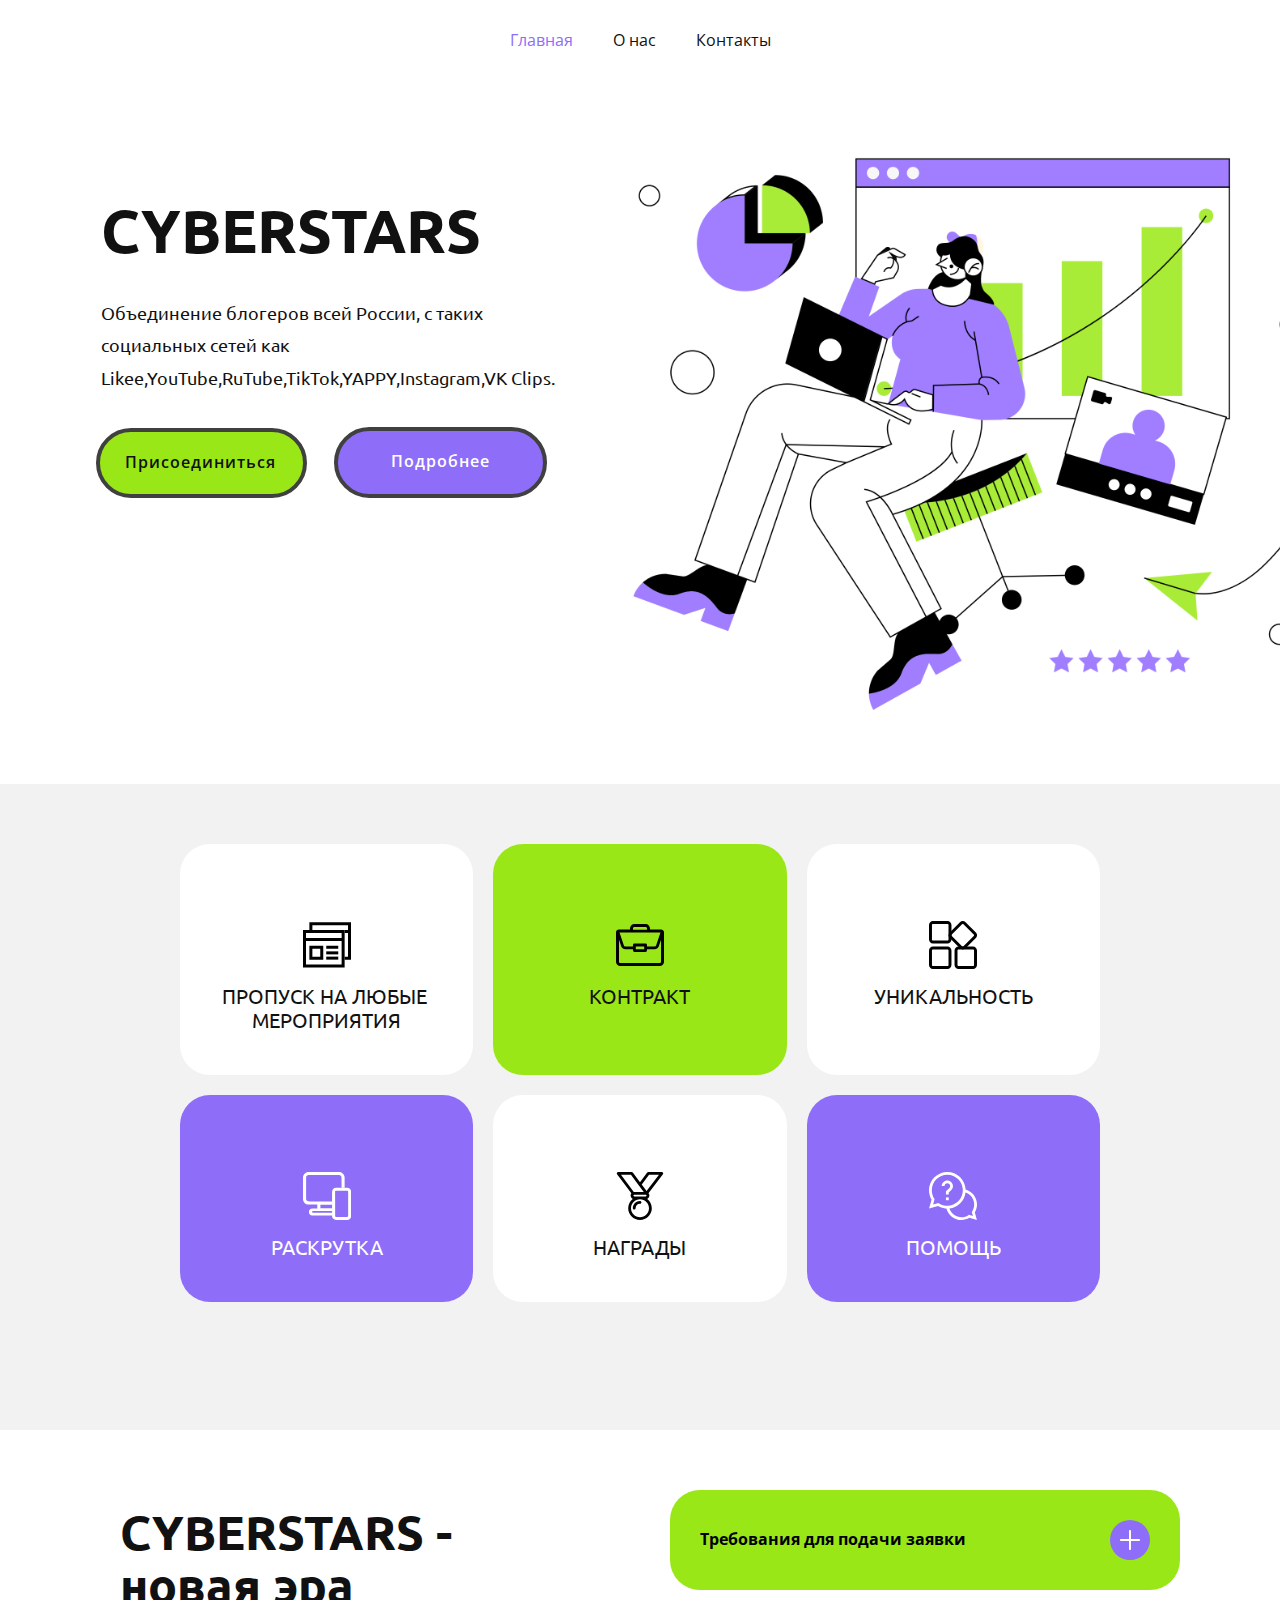
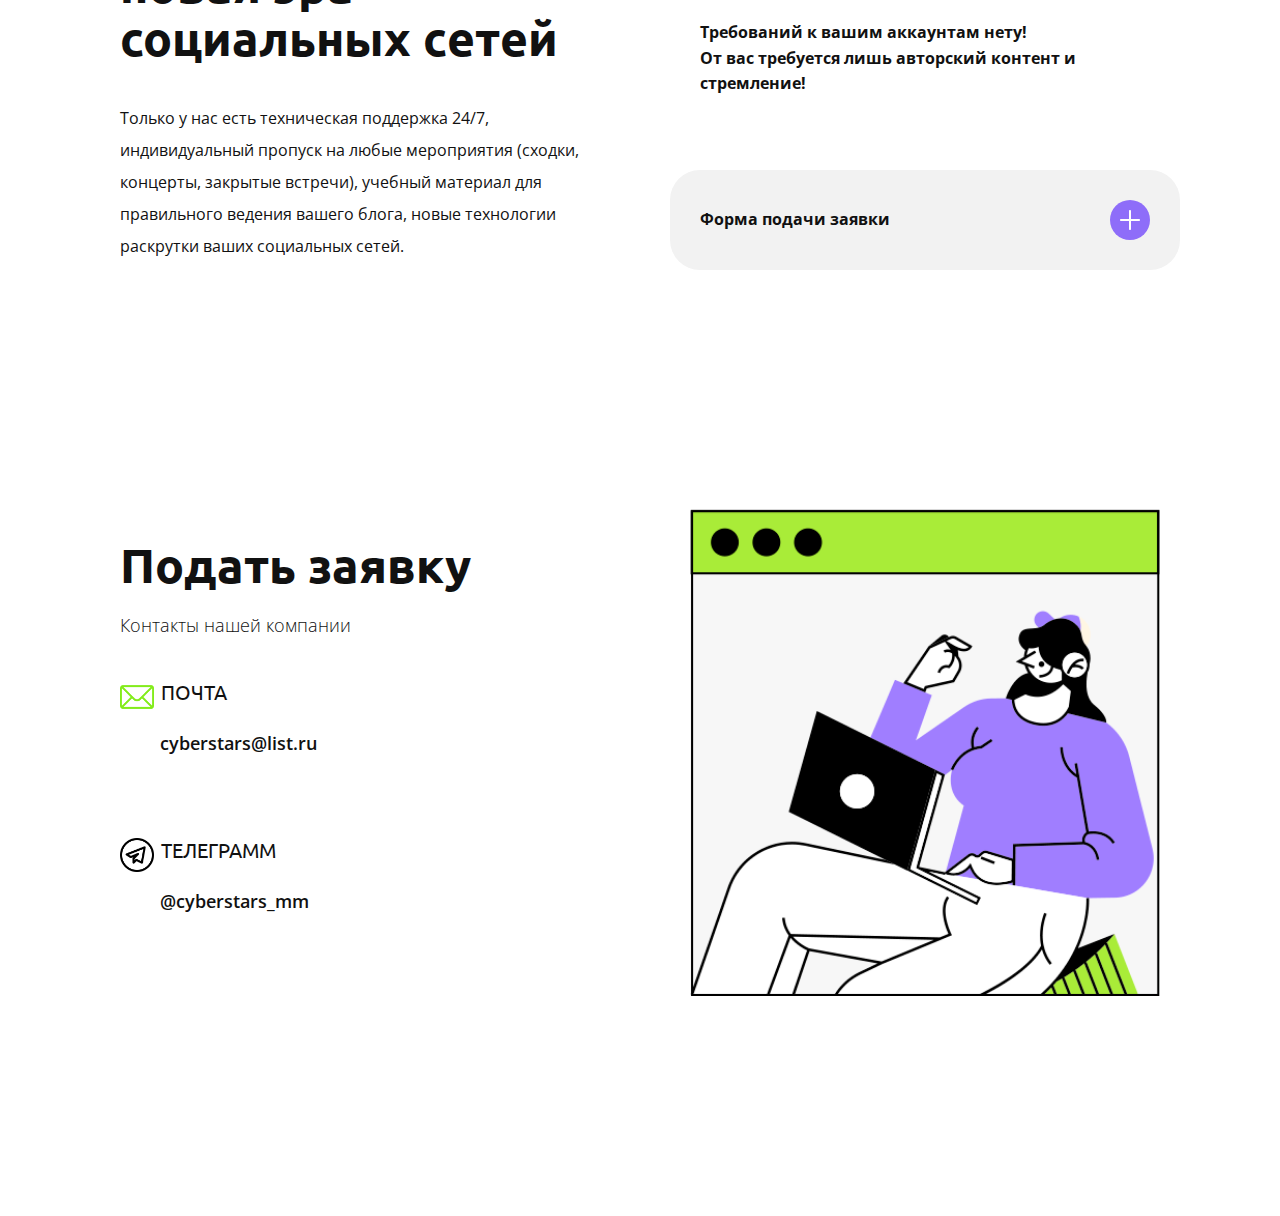
<file: index.html>
<!DOCTYPE html>
<html style="font-size: 16px;">
  <head>
    <meta name="viewport" content="width=device-width, initial-scale=1.0">
    <meta charset="utf-8">
    <meta name="keywords" content="​Turn your ideas to live web experiences, The Best Digital Solution, ​About Our Company, ​Complete Building Services, ​When working with us, you’re in good company:, Get in Touch">
    <meta name="description" content="">
    <meta name="page_type" content="np-template-header-footer-from-plugin">
    <title>Главная</title>
    <link rel="stylesheet" href="nicepage.css" media="screen">
<link rel="stylesheet" href="Главная.css" media="screen">
    <script class="u-script" type="text/javascript" src="jquery.js" defer=""></script>
    <script class="u-script" type="text/javascript" src="nicepage.js" defer=""></script>
    <meta name="generator" content="Nicepage 4.7.1, nicepage.com">
    <link id="u-theme-google-font" rel="stylesheet" href="https://fonts.googleapis.com/css?family=Roboto:100,100i,300,300i,400,400i,500,500i,700,700i,900,900i|Open+Sans:300,300i,400,400i,500,500i,600,600i,700,700i,800,800i">
    <link id="u-page-google-font" rel="stylesheet" href="https://fonts.googleapis.com/css?family=Ubuntu:300,300i,400,400i,500,500i,700,700i">
    
    
    
    
    
    <script type="application/ld+json">{
		"@context": "http://schema.org",
		"@type": "Organization",
		"name": ""
}</script>
    <meta name="theme-color" content="#8e6df9">
    <meta property="og:title" content="Главная">
    <meta property="og:type" content="website">
  </head>
  <body data-home-page="Главная.html" data-home-page-title="Главная" class="u-body u-xl-mode"><header class="u-clearfix u-container-align-center u-header u-header" id="sec-2bc7"><div class="u-clearfix u-sheet u-sheet-1">
        <nav class="u-menu u-menu-one-level u-offcanvas u-menu-1">
          <div class="menu-collapse" style="font-size: 1rem; letter-spacing: 0px;">
            <a class="u-button-style u-custom-left-right-menu-spacing u-custom-padding-bottom u-custom-text-hover-color u-custom-top-bottom-menu-spacing u-nav-link u-text-active-palette-1-base u-text-hover-palette-2-base" href="#">
              <svg class="u-svg-link" viewBox="0 0 24 24"><use xmlns:xlink="http://www.w3.org/1999/xlink" xlink:href="#menu-hamburger"></use></svg>
              <svg class="u-svg-content" version="1.1" id="menu-hamburger" viewBox="0 0 16 16" x="0px" y="0px" xmlns:xlink="http://www.w3.org/1999/xlink" xmlns="http://www.w3.org/2000/svg"><g><rect y="1" width="16" height="2"></rect><rect y="7" width="16" height="2"></rect><rect y="13" width="16" height="2"></rect>
</g></svg>
            </a>
          </div>
          <div class="u-nav-container">
            <ul class="u-nav u-unstyled u-nav-1"><li class="u-nav-item"><a class="u-button-style u-nav-link u-text-active-palette-1-base u-text-hover-palette-3-base" href="Главная.html" style="padding: 10px 20px;">Главная</a>
</li><li class="u-nav-item"><a class="u-button-style u-nav-link u-text-active-palette-1-base u-text-hover-palette-3-base" href="О-нас.html" style="padding: 10px 20px;">О нас</a>
</li><li class="u-nav-item"><a class="u-button-style u-nav-link u-text-active-palette-1-base u-text-hover-palette-3-base" href="Контакты.html" style="padding: 10px 20px;">Контакты</a>
</li></ul>
          </div>
          <div class="u-nav-container-collapse">
            <div class="u-black u-container-style u-inner-container-layout u-opacity u-opacity-95 u-sidenav">
              <div class="u-inner-container-layout u-sidenav-overflow">
                <div class="u-menu-close"></div>
                <ul class="u-align-center u-nav u-popupmenu-items u-unstyled u-nav-2"><li class="u-nav-item"><a class="u-button-style u-nav-link" href="Главная.html">Главная</a>
</li><li class="u-nav-item"><a class="u-button-style u-nav-link" href="О-нас.html">О нас</a>
</li><li class="u-nav-item"><a class="u-button-style u-nav-link" href="Контакты.html">Контакты</a>
</li></ul>
              </div>
            </div>
            <div class="u-black u-menu-overlay u-opacity u-opacity-70"></div>
          </div>
        </nav>
      </div></header>
    <section class="u-align-center u-clearfix u-section-1" id="carousel_1c8d">
      <div class="u-clearfix u-gutter-0 u-layout-wrap u-layout-wrap-1">
        <div class="u-layout" style="">
          <div class="u-layout-row" style="">
            <div class="u-align-left u-container-style u-layout-cell u-right-cell u-size-27 u-size-xs-60 u-white u-layout-cell-1">
              <div class="u-container-layout u-container-layout-1">
                <h1 class="u-align-left u-text u-text-1">CYBERSTARS</h1>
                <p class="u-align-left u-custom-font u-font-ubuntu u-text u-text-2">Объединение блогеров всей России, с таких социальных сетей как Likee,YouTube,RuTube,TikTok,YAPPY,Instagram,VK Clips.</p>
                <a href="Главная.html#carousel_e543" data-page-id="781419334" class="u-active-palette-4-base u-align-left u-border-4 u-border-grey-75 u-btn u-btn-round u-button-style u-hover-feature u-hover-palette-4-base u-palette-1-base u-radius-50 u-text-active-white u-text-hover-white u-btn-1">Подробнее</a>
                <a href="Главная.html#carousel_66d0" data-page-id="781419334" class="u-active-palette-2-base u-align-left u-border-4 u-border-grey-75 u-btn u-btn-round u-button-style u-hover-feature u-hover-palette-2-base u-palette-4-base u-radius-50 u-text-active-white u-text-hover-white u-btn-2">Присоединиться</a>
              </div>
            </div>
            <div class="u-align-center u-container-style u-image u-layout-cell u-left-cell u-size-33 u-size-xs-60 u-image-1" src="" data-image-width="1937" data-image-height="1442">
              <div class="u-container-layout u-valign-bottom-sm u-container-layout-2" src=""></div>
            </div>
          </div>
        </div>
      </div>
    </section>
    <section class="u-align-center u-clearfix u-container-align-center u-grey-5 u-section-2" id="carousel_2e94">
      <div class="u-clearfix u-sheet u-sheet-1">
        <div class="u-expanded-width-md u-expanded-width-sm u-expanded-width-xs u-list u-list-1">
          <div class="u-repeater u-repeater-1">
            <div class="u-align-center u-container-style u-custom-item u-list-item u-radius-30 u-repeater-item u-shape-round u-white u-list-item-1">
              <div class="u-container-layout u-similar-container u-valign-middle-md u-valign-middle-sm u-valign-middle-xs u-container-layout-1"><span class="u-custom-item u-icon u-text-black u-icon-1">
            <svg class="u-svg-link" preserveAspectRatio="xMidYMin slice" viewBox="0 0 128 128" style=""><use xmlns:xlink="http://www.w3.org/1999/xlink" xlink:href="#svg-bde1"></use></svg>
            <svg class="u-svg-content" viewBox="0 0 128 128" id="svg-bde1"><polygon points="128 3 17 3 17 24 25 24 25 11 120 11 120 24 111 24 111 32 120 32 120 95 111 95 111 103 128 103"></polygon><path d="m25 24h-25v100h111v-100h-86zm78 92h-95v-63h95v63zm0-71h-95v-13h95v13z"></path><path d="m46 74v21h-21v-21h21m8-8h-37v37h37v-37z"></path><rect x="62" y="66" width="32" height="8"></rect><rect x="62" y="81" width="32" height="8"></rect><rect x="62" y="95" width="32" height="8"></rect></svg>
          </span>
                <h5 class="u-text u-text-default u-text-1">пропуск на любые&nbsp;<br>мероприятия
                </h5>
              </div>
            </div>
            <div class="u-align-center u-container-style u-custom-item u-list-item u-palette-4-base u-radius-30 u-repeater-item u-shape-round u-list-item-2">
              <div class="u-container-layout u-similar-container u-valign-middle-md u-valign-middle-sm u-valign-middle-xs u-container-layout-2"><span class="u-custom-item u-icon u-text-black u-icon-2">
            <svg class="u-svg-link" preserveAspectRatio="xMidYMin slice" viewBox="0 0 128 128" style=""><use xmlns:xlink="http://www.w3.org/1999/xlink" xlink:href="#svg-20e4"></use></svg>
            <svg class="u-svg-content" viewBox="0 0 128 128" id="svg-20e4"><path d="m78.9 15.9c2.1 0 3.7 1.7 3.7 3.7v3.7h-37.2v-3.7c0-2 1.7-3.7 3.7-3.7h29.8m39.7 14.8-11.6 34.5c-0.5 1.5-1.9 2.5-3.5 2.5h-20.9v-3.7c0-2-1.7-3.7-3.7-3.7h-29.8c-2.1 0-3.7 1.7-3.7 3.7v3.7h-20.9c-1.6 0-3-1-3.5-2.5l-11.6-34.5h109.2m1.5 19.1v58.6c0 2-1.7 3.7-3.7 3.7h-104.7c-2.1 0-3.7-1.7-3.7-3.7v-58.6l5.9 17.7c1.5 4.5 5.8 7.6 10.6 7.6h20.9v3.7c0 2 1.7 3.7 3.7 3.7h29.8c2.1 0 3.7-1.7 3.7-3.7v-3.7h20.9c4.8 0 9.1-3 10.6-7.6l6-17.7m-44.9 17.9v7.4h-22.4v-7.4h22.4m15.3-44.9v-3.2c0-6.4-5.2-11.6-11.6-11.6h-29.8c-6.4 0-11.7 5.2-11.7 11.6v3.2h-29.5c-4.4 0-7.9 3.5-7.9 7.9v77.7c0 6.4 5.2 11.6 11.7 11.6h104.7c6.4 0 11.7-5.2 11.7-11.6v-77.7c0-4.4-3.6-7.9-7.9-7.9h-29.7z"></path></svg>
          </span>
                <h5 class="u-text u-text-default u-text-2">Контракт</h5>
              </div>
            </div>
            <div class="u-align-center u-container-style u-custom-item u-list-item u-radius-30 u-repeater-item u-shape-round u-white u-list-item-3">
              <div class="u-container-layout u-similar-container u-valign-middle-md u-valign-middle-sm u-valign-middle-xs u-container-layout-3"><span class="u-custom-item u-icon u-text-black u-icon-3">
            <svg class="u-svg-link" preserveAspectRatio="xMidYMin slice" viewBox="0 0 128 128" style=""><use xmlns:xlink="http://www.w3.org/1999/xlink" xlink:href="#svg-f12d"></use></svg>
            <svg class="u-svg-content" viewBox="0 0 128 128" id="svg-f12d"><path d="m117.4 76c1.5 0 2.7 1.2 2.7 2.7v38.7c0 1.5-1.2 2.7-2.7 2.7h-38.7c-1.5 0-2.7-1.2-2.7-2.7v-38.7c0-1.5 1.2-2.7 2.7-2.7h38.7m0-7.9h-38.7c-5.8 0-10.6 4.8-10.6 10.6v38.7c0 5.8 4.8 10.6 10.6 10.6h38.7c5.8 0 10.6-4.8 10.6-10.6v-38.7c0-5.8-4.8-10.6-10.6-10.6z"></path><path d="m49.3 7.9c1.5 0 2.7 1.2 2.7 2.7v38.7c0 1.5-1.2 2.7-2.7 2.7h-38.7c-1.5 0-2.7-1.2-2.7-2.7v-38.7c0-1.5 1.2-2.7 2.7-2.7h38.7m0-7.9h-38.7c-5.8 0-10.6 4.8-10.6 10.6v38.7c0 5.8 4.8 10.6 10.6 10.6h38.7c5.8 0 10.6-4.8 10.6-10.6v-38.7c0-5.8-4.8-10.6-10.6-10.6z"></path><path d="m90 7.9c0.7 0 1.4 0.3 1.9 0.8l27.4 27.4c1 1 1 2.7 0 3.8l-27.4 27.3c-0.5 0.5-1.2 0.8-1.9 0.8s-1.4-0.3-1.9-0.8l-27.3-27.3c-1-1-1-2.7 0-3.8l27.3-27.4c0.6-0.5 1.3-0.8 1.9-0.8m0-7.9c-2.8 0-5.5 1.1-7.5 3.1l-27.3 27.4c-2 2-3.1 4.7-3.1 7.5s1.1 5.5 3.1 7.5l27.4 27.4c2 2 4.7 3.1 7.5 3.1s5.5-1.1 7.5-3.1l27.4-27.4c2-2 3.1-4.7 3.1-7.5s-1.1-5.5-3.1-7.5l-27.5-27.4c-2-2-4.6-3.1-7.5-3.1z"></path><path d="m49.3 76c1.5 0 2.7 1.2 2.7 2.7v38.7c0 1.5-1.2 2.7-2.7 2.7h-38.7c-1.5 0-2.7-1.2-2.7-2.7v-38.7c0-1.5 1.2-2.7 2.7-2.7h38.7m0-7.9h-38.7c-5.8 0-10.6 4.8-10.6 10.6v38.7c0 5.8 4.8 10.6 10.6 10.6h38.7c5.8 0 10.6-4.8 10.6-10.6v-38.7c0-5.8-4.8-10.6-10.6-10.6z"></path></svg>
          </span>
                <h5 class="u-text u-text-default u-text-3">уникальность</h5>
              </div>
            </div>
            <div class="u-align-center u-container-style u-custom-item u-list-item u-palette-1-base u-radius-30 u-repeater-item u-shape-round u-list-item-4">
              <div class="u-container-layout u-similar-container u-valign-middle-md u-valign-middle-sm u-valign-middle-xs u-container-layout-4"><span class="u-custom-item u-icon u-text-white u-icon-4">
            <svg class="u-svg-link" preserveAspectRatio="xMidYMin slice" viewBox="0 0 128 128" style=""><use xmlns:xlink="http://www.w3.org/1999/xlink" xlink:href="#svg-0096"></use></svg>
            <svg class="u-svg-content" viewBox="0 0 128 128" id="svg-0096"><path d="m26.4 108.7c-1.2 0-2.2-1-2.2-2.2s1-2.2 4.7-2.2h48.7v-7.4h-31.2v-9.9h31.2v-8.4h-58.7c-7.7 0-10.6-3-10.6-6.6v-57.1c0-3.7 3-6.6 6.6-6.6h81.2c3.7 0 6.6 3 6.6 6.6v27h8.3v-27c0-8.2-6.7-14.9-14.9-14.9h-81.2c-8.2 0-14.9 6.7-14.9 14.9v57.1c0 8.2 6.7 14.9 14.9 14.9h23.2v10.1h-13.8c-4.3 0-8.5 3.7-8.5 9.5v0.2c0 4.6 3.7 9.3 8.3 9.3h53.5v-7.3h-51.2z"></path><path d="m118 41.9h-30c-5.8 0-10.5 4.7-10.5 10.6 0 0 0.1 66.3 0.1 66.4 0 4.3 5.1 9 10.4 9h30c5.6 0 10.2-4.4 10.5-10.1v-65.3c0-5.9-4.7-10.6-10.5-10.6zm2.4 75.5c-0.1 1.3-1.1 2.3-2.4 2.3h-30c-1 0-1.9-0.7-2.2-1.6l-0.2-65.6c0-1.3 1.1-2.4 2.4-2.4h30c1.3 0 2.4 1.1 2.4 2.4v64.9z"></path></svg>
          </span>
                <h5 class="u-text u-text-default u-text-4">Раскрутка</h5>
              </div>
            </div>
            <div class="u-align-center u-container-style u-custom-item u-list-item u-radius-30 u-repeater-item u-shape-round u-white u-list-item-5">
              <div class="u-container-layout u-similar-container u-valign-middle-md u-valign-middle-sm u-valign-middle-xs u-container-layout-5"><span class="u-custom-item u-icon u-text-black u-icon-5"><svg class="u-svg-link" preserveAspectRatio="xMidYMin slice" viewBox="0 0 611.998 611.998" style=""><use xmlns:xlink="http://www.w3.org/1999/xlink" xlink:href="#svg-4c99"></use></svg><svg class="u-svg-content" viewBox="0 0 611.998 611.998" x="0px" y="0px" id="svg-4c99" style="enable-background:new 0 0 611.998 611.998;"><g><g><g><g><path d="M305.998,369.684c-50.667,0-91.886,41.221-91.886,91.886c0,9.874,8.004,17.876,17.876,17.876      s17.876-8.003,17.876-17.876c0-30.951,25.181-56.134,56.134-56.134c9.872,0,17.876-8.003,17.876-17.876      C323.875,377.688,315.871,369.684,305.998,369.684z"></path>
</g><path d="M600.173,9.961C597.161,3.861,590.948,0,584.145,0H412.199c-5.634,0-10.94,2.656-14.314,7.168L306,130.008L214.112,7.168     C210.737,2.656,205.432,0,199.798,0H27.852C21.085,0,14.9,3.821,11.87,9.871c-3.03,6.053-2.385,13.294,1.668,18.713     L195.76,272.189c-5.933,7.781-9.468,17.484-9.468,28.004v0.423c0,18.803,11.277,35.01,27.419,42.243     c-35.357,27.55-58.141,70.518-58.141,118.709c0,82.95,67.482,150.43,150.429,150.43c82.948,0,150.429-67.482,150.429-150.43     c0-48.194-22.785-91.159-58.14-118.709c16.141-7.232,27.419-23.44,27.419-42.243v-0.423c0-11.771-4.426-22.524-11.692-30.699     L598.34,28.743C602.475,23.342,603.186,16.06,600.173,9.961z M389.954,300.616c0,5.802-4.721,10.523-10.523,10.523H232.565     c-5.802,0-10.523-4.721-10.523-10.523v-0.423c0-5.802,4.721-10.522,10.523-10.522h146.866c5.804,0,10.523,4.719,10.523,10.522     V300.616z M389.903,242.173l-15.172-20.283l-46.408-62.039L421.15,35.752h126.794L389.903,242.173z M63.548,35.752h127.297     l100.832,134.793c0.003,0.004,0.006,0.009,0.009,0.013l62.355,83.361H232.565h-5.822L63.548,35.752z M420.675,461.57     c0,63.234-51.444,114.678-114.678,114.678c-63.232,0-114.677-51.444-114.677-114.678s51.444-114.677,114.677-114.677     C369.231,346.892,420.675,398.334,420.675,461.57z"></path>
</g>
</g>
</g></svg>
            
            
          </span>
                <h5 class="u-text u-text-default u-text-5">награды</h5>
              </div>
            </div>
            <div class="u-align-center u-container-style u-custom-item u-list-item u-palette-1-base u-radius-30 u-repeater-item u-shape-round u-list-item-6">
              <div class="u-container-layout u-similar-container u-valign-middle-md u-valign-middle-sm u-valign-middle-xs u-container-layout-6"><span class="u-custom-item u-icon u-text-white u-icon-6"><svg class="u-svg-link" preserveAspectRatio="xMidYMin slice" viewBox="0 0 512 512" style=""><use xmlns:xlink="http://www.w3.org/1999/xlink" xlink:href="#svg-f8ae"></use></svg><svg class="u-svg-content" viewBox="0 0 512 512" id="svg-f8ae"><path d="m512 346.5c0-74.628906-50.285156-139.832031-121.195312-159.480469-4.457032-103.878906-90.347657-187.019531-195.304688-187.019531-107.800781 0-195.5 87.699219-195.5 195.5 0 35.132812 9.351562 69.339844 27.109375 99.371094l-26.390625 95.40625 95.410156-26.386719c27.605469 16.324219 58.746094 25.519531 90.886719 26.90625 19.644531 70.914063 84.851563 121.203125 159.484375 121.203125 29.789062 0 58.757812-7.933594 84.210938-23.007812l80.566406 22.285156-22.285156-80.566406c15.074218-25.453126 23.007812-54.421876 23.007812-84.210938zm-411.136719-15.046875-57.117187 15.800781 15.800781-57.117187-3.601563-5.632813c-16.972656-26.554687-25.945312-57.332031-25.945312-89.003906 0-91.257812 74.242188-165.5 165.5-165.5s165.5 74.242188 165.5 165.5-74.242188 165.5-165.5 165.5c-31.671875 0-62.445312-8.972656-89.003906-25.945312zm367.390625 136.800781-42.382812-11.726562-5.660156 3.683594c-21.941407 14.253906-47.433594 21.789062-73.710938 21.789062-58.65625 0-110.199219-37.925781-128.460938-92.308594 89.820313-10.355468 161.296876-81.832031 171.65625-171.65625 54.378907 18.265625 92.304688 69.808594 92.304688 128.464844 0 26.277344-7.535156 51.769531-21.789062 73.710938l-3.683594 5.660156zm0 0"></path><path d="m180.5 271h30v30h-30zm0 0"></path><path d="m225.5 150c0 8.519531-3.46875 16.382812-9.765625 22.144531l-35.234375 32.25v36.605469h30v-23.394531l25.488281-23.328125c12.398438-11.347656 19.511719-27.484375 19.511719-44.277344 0-33.085938-26.914062-60-60-60s-60 26.914062-60 60h30c0-16.542969 13.457031-30 30-30s30 13.457031 30 30zm0 0"></path></svg>
            
            
          </span>
                <h5 class="u-text u-text-default u-text-6">помощь</h5>
              </div>
            </div>
          </div>
        </div>
      </div>
    </section>
    <section class="u-align-center u-clearfix u-section-3" id="carousel_e543">
      <div class="u-clearfix u-sheet u-sheet-1">
        <div class="u-clearfix u-expanded-width u-layout-wrap u-layout-wrap-1">
          <div class="u-layout">
            <div class="u-layout-row">
              <div class="u-align-left u-container-style u-layout-cell u-size-30 u-layout-cell-1">
                <div class="u-container-layout u-container-layout-1">
                  <h2 class="u-align-left u-text u-text-1">CYBERSTARS - новая эра социальных сетей</h2>
                  <p class="u-align-left u-text u-text-2">Только у нас есть техническая поддержка 24/7, индивидуальный пропуск на любые мероприятия (сходки, концерты, закрытые встречи), учебный материал для правильного ведения вашего блога, новые технологии раскрутки ваших социальных сетей.</p>
                </div>
              </div>
              <div class="u-container-style u-layout-cell u-size-30 u-white u-layout-cell-2">
                <div class="u-container-layout u-valign-top u-container-layout-2">
                  <div class="u-accordion u-expanded-width u-spacing-30 u-accordion-1">
                    <div class="u-accordion-item u-accordion-item-1">
                      <a class="active u-accordion-link u-active-palette-4-base u-button-style u-grey-5 u-radius-30 u-text-active-black u-text-body-color u-accordion-link-1" id="link-accordion-7c0e" aria-controls="accordion-7c0e" aria-selected="true">
                        <span class="u-accordion-link-text">Требования для подачи заявки</span><span class="u-accordion-link-icon u-icon u-icon-circle u-palette-1-base u-text-white u-icon-1"><svg class="u-svg-link" preserveAspectRatio="xMidYMin slice" viewBox="0 0 426.66667 426.66667" style=""><use xmlns:xlink="http://www.w3.org/1999/xlink" xlink:href="#svg-347e"></use></svg><svg class="u-svg-content" viewBox="0 0 426.66667 426.66667" id="svg-347e"><path d="m405.332031 192h-170.664062v-170.667969c0-11.773437-9.558594-21.332031-21.335938-21.332031-11.773437 0-21.332031 9.558594-21.332031 21.332031v170.667969h-170.667969c-11.773437 0-21.332031 9.558594-21.332031 21.332031 0 11.777344 9.558594 21.335938 21.332031 21.335938h170.667969v170.664062c0 11.777344 9.558594 21.335938 21.332031 21.335938 11.777344 0 21.335938-9.558594 21.335938-21.335938v-170.664062h170.664062c11.777344 0 21.335938-9.558594 21.335938-21.335938 0-11.773437-9.558594-21.332031-21.335938-21.332031zm0 0"></path></svg></span>
                      </a>
                      <div class="u-accordion-active u-accordion-pane u-align-left u-container-style u-white u-accordion-pane-1" id="accordion-7c0e" aria-labelledby="link-accordion-7c0e">
                        <div class="u-container-layout u-container-layout-3">
                          <p class="u-text u-text-3">Требований к вашим аккаунтам нету!<br>От вас требуется лишь авторский контент и стремление!
                          </p>
                        </div>
                      </div>
                    </div>
                    <div class="u-accordion-item u-accordion-item-2">
                      <a class="u-accordion-link u-active-palette-4-base u-button-style u-grey-5 u-radius-30 u-text-active-black u-text-body-color u-accordion-link-2" id="link-accordion-05cb" aria-controls="accordion-05cb" aria-selected="false">
                        <span class="u-accordion-link-text">Форма подачи заявки</span><span class="u-accordion-link-icon u-icon u-icon-circle u-palette-1-base u-text-white u-icon-2"><svg class="u-svg-link" preserveAspectRatio="xMidYMin slice" viewBox="0 0 426.66667 426.66667" style=""><use xmlns:xlink="http://www.w3.org/1999/xlink" xlink:href="#svg-ae03"></use></svg><svg class="u-svg-content" viewBox="0 0 426.66667 426.66667" id="svg-ae03"><path d="m405.332031 192h-170.664062v-170.667969c0-11.773437-9.558594-21.332031-21.335938-21.332031-11.773437 0-21.332031 9.558594-21.332031 21.332031v170.667969h-170.667969c-11.773437 0-21.332031 9.558594-21.332031 21.332031 0 11.777344 9.558594 21.335938 21.332031 21.335938h170.667969v170.664062c0 11.777344 9.558594 21.335938 21.332031 21.335938 11.777344 0 21.335938-9.558594 21.335938-21.335938v-170.664062h170.664062c11.777344 0 21.335938-9.558594 21.335938-21.335938 0-11.773437-9.558594-21.332031-21.335938-21.332031zm0 0"></path></svg></span>
                      </a>
                      <div class="u-accordion-pane u-container-style u-white u-accordion-pane-2" id="accordion-05cb" aria-labelledby="link-accordion-05cb">
                        <div class="u-container-layout u-valign-top u-container-layout-4">
                          <p class="u-text u-text-4">Особой формы заявки не требуется, но желательно заполнить эти пункты</p>
                          <ul class="u-custom-list u-text u-text-5">
                            <li>
                              <div class="u-list-icon">
                                <div xmlns="http://www.w3.org/2000/svg" xmlns:xlink="http://www.w3.org/1999/xlink" version="1.1" xml:space="preserve" class="u-svg-content">–</div>
                              </div>Возраст
                            </li>
                            <li>
                              <div class="u-list-icon">
                                <div xmlns="http://www.w3.org/2000/svg" xmlns:xlink="http://www.w3.org/1999/xlink" version="1.1" xml:space="preserve" class="u-svg-content">–</div>
                              </div>Никнейм в любой социальной сети
                            </li>
                            <li>
                              <div class="u-list-icon">
                                <div xmlns="http://www.w3.org/2000/svg" xmlns:xlink="http://www.w3.org/1999/xlink" version="1.1" xml:space="preserve" class="u-svg-content">–</div>
                              </div>Город
                            </li>
                          </ul>
                        </div>
                      </div>
                    </div>
                  </div>
                </div>
              </div>
            </div>
          </div>
        </div>
      </div>
    </section>
    <section class="u-clearfix u-section-4" id="carousel_66d0">
      <div class="u-clearfix u-sheet u-valign-middle-xs u-sheet-1">
        <div class="u-clearfix u-expanded-width u-gutter-0 u-layout-wrap u-layout-wrap-1">
          <div class="u-layout">
            <div class="u-layout-row">
              <div class="u-align-left u-container-align-center-sm u-container-align-center-xs u-container-style u-layout-cell u-shape-rectangle u-size-30 u-white u-layout-cell-1">
                <div class="u-container-layout u-valign-top u-container-layout-1">
                  <h2 class="u-custom-font u-font-ubuntu u-text u-text-body-color u-text-default u-text-1">Подать заявку</h2>
                  <p class="u-align-center-sm u-align-center-xs u-text u-text-default u-text-2">Контакты нашей компании</p>
                  <div class="u-expanded-width u-list u-list-1">
                    <div class="u-repeater u-repeater-1">
                      <div class="u-container-align-center-xs u-container-style u-list-item u-repeater-item u-shape-rectangle">
                        <div class="u-container-layout u-similar-container u-container-layout-2"><span class="u-align-center-sm u-align-center-xs u-file-icon u-icon u-text-palette-4-base u-icon-1"><img src="images/4.png" alt=""></span>
                          <h5 class="u-align-center-xs u-align-left-sm u-text u-text-3">Почта</h5>
                          <p class="u-align-center-sm u-align-center-xs u-text u-text-4">cyberstars@list.ru</p>
                        </div>
                      </div>
                      <div class="u-container-align-center-sm u-container-align-center-xs u-container-style u-list-item u-repeater-item u-shape-rectangle">
                        <div class="u-container-layout u-similar-container u-container-layout-3"><span class="u-align-center-sm u-align-center-xs u-file-icon u-icon u-icon-2"><img src="images/2111813.png" alt=""></span>
                          <h5 class="u-align-center-xs u-align-left-sm u-text u-text-5">Телеграмм</h5>
                          <p class="u-text u-text-6"> @cyberstars_mm<br>
                          </p>
                        </div>
                      </div>
                    </div>
                  </div>
                </div>
              </div>
              <div class="u-align-left u-container-align-center-sm u-container-align-center-xs u-container-style u-layout-cell u-shape-rectangle u-size-30 u-layout-cell-2">
                <div class="u-container-layout u-container-layout-4">
                  <img class="u-expanded-width u-image u-image-contain u-image-default u-image-1" src="images/348390631_8232295.png" alt="" data-image-width="454" data-image-height="470">
                </div>
              </div>
            </div>
          </div>
        </div>
      </div>
    </section>
    
  
    </section>
  </body>
</html>
</file>
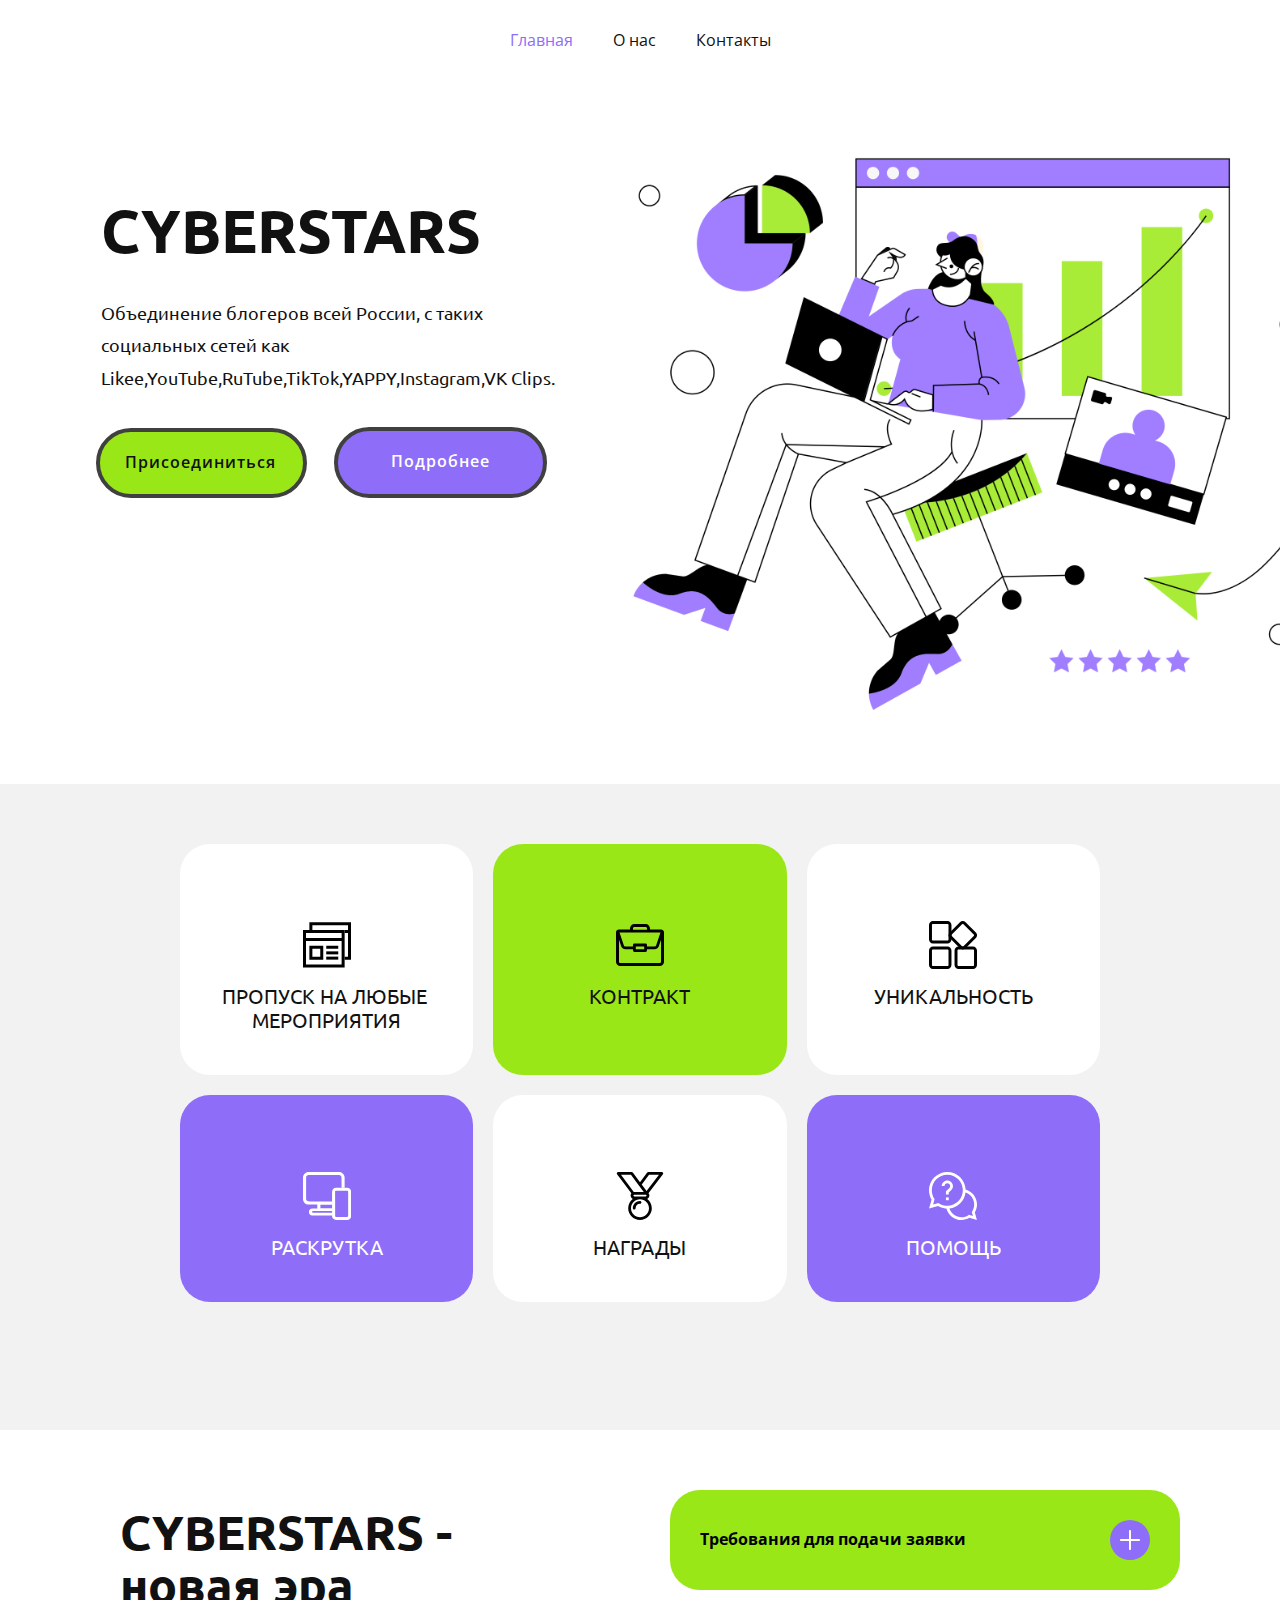
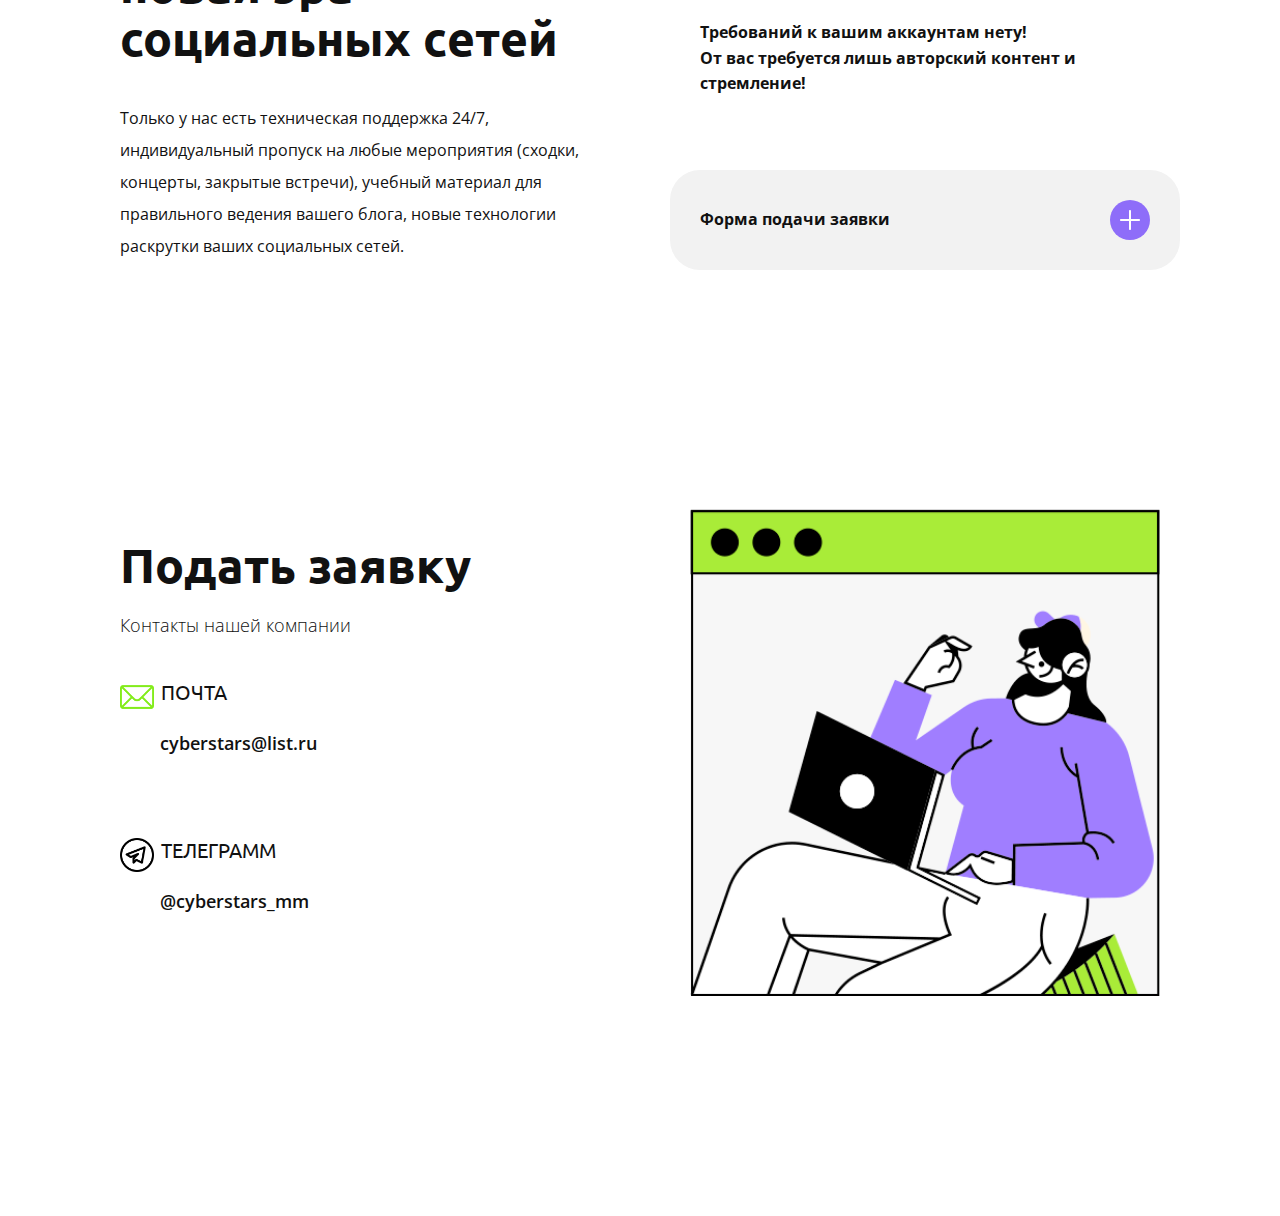
<file: Главная.html>
<!DOCTYPE html>
<html style="font-size: 16px;">
  <head>
    <meta name="viewport" content="width=device-width, initial-scale=1.0">
    <meta charset="utf-8">
    <meta name="keywords" content="​Turn your ideas to live web experiences, The Best Digital Solution, ​About Our Company, ​Complete Building Services, ​When working with us, you’re in good company:, Get in Touch">
    <meta name="description" content="">
    <meta name="page_type" content="np-template-header-footer-from-plugin">
    <title>Главная</title>
    <link rel="stylesheet" href="nicepage.css" media="screen">
<link rel="stylesheet" href="Главная.css" media="screen">
    <script class="u-script" type="text/javascript" src="jquery.js" defer=""></script>
    <script class="u-script" type="text/javascript" src="nicepage.js" defer=""></script>
    <meta name="generator" content="Nicepage 4.7.1, nicepage.com">
    <link id="u-theme-google-font" rel="stylesheet" href="https://fonts.googleapis.com/css?family=Roboto:100,100i,300,300i,400,400i,500,500i,700,700i,900,900i|Open+Sans:300,300i,400,400i,500,500i,600,600i,700,700i,800,800i">
    <link id="u-page-google-font" rel="stylesheet" href="https://fonts.googleapis.com/css?family=Ubuntu:300,300i,400,400i,500,500i,700,700i">
    
    
    
    
    
    <script type="application/ld+json">{
		"@context": "http://schema.org",
		"@type": "Organization",
		"name": ""
}</script>
    <meta name="theme-color" content="#8e6df9">
    <meta property="og:title" content="Главная">
    <meta property="og:type" content="website">
  </head>
  <body class="u-body u-xl-mode"><header class="u-clearfix u-container-align-center u-header u-header" id="sec-2bc7"><div class="u-clearfix u-sheet u-sheet-1">
        <nav class="u-menu u-menu-one-level u-offcanvas u-menu-1">
          <div class="menu-collapse" style="font-size: 1rem; letter-spacing: 0px;">
            <a class="u-button-style u-custom-left-right-menu-spacing u-custom-padding-bottom u-custom-text-hover-color u-custom-top-bottom-menu-spacing u-nav-link u-text-active-palette-1-base u-text-hover-palette-2-base" href="#">
              <svg class="u-svg-link" viewBox="0 0 24 24"><use xmlns:xlink="http://www.w3.org/1999/xlink" xlink:href="#menu-hamburger"></use></svg>
              <svg class="u-svg-content" version="1.1" id="menu-hamburger" viewBox="0 0 16 16" x="0px" y="0px" xmlns:xlink="http://www.w3.org/1999/xlink" xmlns="http://www.w3.org/2000/svg"><g><rect y="1" width="16" height="2"></rect><rect y="7" width="16" height="2"></rect><rect y="13" width="16" height="2"></rect>
</g></svg>
            </a>
          </div>
          <div class="u-nav-container">
            <ul class="u-nav u-unstyled u-nav-1"><li class="u-nav-item"><a class="u-button-style u-nav-link u-text-active-palette-1-base u-text-hover-palette-3-base" href="Главная.html" style="padding: 10px 20px;">Главная</a>
</li><li class="u-nav-item"><a class="u-button-style u-nav-link u-text-active-palette-1-base u-text-hover-palette-3-base" href="О-нас.html" style="padding: 10px 20px;">О нас</a>
</li><li class="u-nav-item"><a class="u-button-style u-nav-link u-text-active-palette-1-base u-text-hover-palette-3-base" href="Контакты.html" style="padding: 10px 20px;">Контакты</a>
</li></ul>
          </div>
          <div class="u-nav-container-collapse">
            <div class="u-black u-container-style u-inner-container-layout u-opacity u-opacity-95 u-sidenav">
              <div class="u-inner-container-layout u-sidenav-overflow">
                <div class="u-menu-close"></div>
                <ul class="u-align-center u-nav u-popupmenu-items u-unstyled u-nav-2"><li class="u-nav-item"><a class="u-button-style u-nav-link" href="Главная.html">Главная</a>
</li><li class="u-nav-item"><a class="u-button-style u-nav-link" href="О-нас.html">О нас</a>
</li><li class="u-nav-item"><a class="u-button-style u-nav-link" href="Контакты.html">Контакты</a>
</li></ul>
              </div>
            </div>
            <div class="u-black u-menu-overlay u-opacity u-opacity-70"></div>
          </div>
        </nav>
      </div></header>
    <section class="u-align-center u-clearfix u-section-1" id="carousel_1c8d">
      <div class="u-clearfix u-gutter-0 u-layout-wrap u-layout-wrap-1">
        <div class="u-layout" style="">
          <div class="u-layout-row" style="">
            <div class="u-align-left u-container-style u-layout-cell u-right-cell u-size-27 u-size-xs-60 u-white u-layout-cell-1">
              <div class="u-container-layout u-container-layout-1">
                <h1 class="u-align-left u-text u-text-1">CYBERSTARS</h1>
                <p class="u-align-left u-custom-font u-font-ubuntu u-text u-text-2">Объединение блогеров всей России, с таких социальных сетей как Likee,YouTube,RuTube,TikTok,YAPPY,Instagram,VK Clips.</p>
                <a href="Главная.html#carousel_e543" data-page-id="781419334" class="u-active-palette-4-base u-align-left u-border-4 u-border-grey-75 u-btn u-btn-round u-button-style u-hover-feature u-hover-palette-4-base u-palette-1-base u-radius-50 u-text-active-white u-text-hover-white u-btn-1">Подробнее</a>
                <a href="Главная.html#carousel_66d0" data-page-id="781419334" class="u-active-palette-2-base u-align-left u-border-4 u-border-grey-75 u-btn u-btn-round u-button-style u-hover-feature u-hover-palette-2-base u-palette-4-base u-radius-50 u-text-active-white u-text-hover-white u-btn-2">Присоединиться</a>
              </div>
            </div>
            <div class="u-align-center u-container-style u-image u-layout-cell u-left-cell u-size-33 u-size-xs-60 u-image-1" src="" data-image-width="1937" data-image-height="1442">
              <div class="u-container-layout u-valign-bottom-sm u-container-layout-2" src=""></div>
            </div>
          </div>
        </div>
      </div>
    </section>
    <section class="u-align-center u-clearfix u-container-align-center u-grey-5 u-section-2" id="carousel_2e94">
      <div class="u-clearfix u-sheet u-sheet-1">
        <div class="u-expanded-width-md u-expanded-width-sm u-expanded-width-xs u-list u-list-1">
          <div class="u-repeater u-repeater-1">
            <div class="u-align-center u-container-style u-custom-item u-list-item u-radius-30 u-repeater-item u-shape-round u-white u-list-item-1">
              <div class="u-container-layout u-similar-container u-valign-middle-md u-valign-middle-sm u-valign-middle-xs u-container-layout-1"><span class="u-custom-item u-icon u-text-black u-icon-1">
            <svg class="u-svg-link" preserveAspectRatio="xMidYMin slice" viewBox="0 0 128 128" style=""><use xmlns:xlink="http://www.w3.org/1999/xlink" xlink:href="#svg-bde1"></use></svg>
            <svg class="u-svg-content" viewBox="0 0 128 128" id="svg-bde1"><polygon points="128 3 17 3 17 24 25 24 25 11 120 11 120 24 111 24 111 32 120 32 120 95 111 95 111 103 128 103"></polygon><path d="m25 24h-25v100h111v-100h-86zm78 92h-95v-63h95v63zm0-71h-95v-13h95v13z"></path><path d="m46 74v21h-21v-21h21m8-8h-37v37h37v-37z"></path><rect x="62" y="66" width="32" height="8"></rect><rect x="62" y="81" width="32" height="8"></rect><rect x="62" y="95" width="32" height="8"></rect></svg>
          </span>
                <h5 class="u-text u-text-default u-text-1">пропуск на любые&nbsp;<br>мероприятия
                </h5>
              </div>
            </div>
            <div class="u-align-center u-container-style u-custom-item u-list-item u-palette-4-base u-radius-30 u-repeater-item u-shape-round u-list-item-2">
              <div class="u-container-layout u-similar-container u-valign-middle-md u-valign-middle-sm u-valign-middle-xs u-container-layout-2"><span class="u-custom-item u-icon u-text-black u-icon-2">
            <svg class="u-svg-link" preserveAspectRatio="xMidYMin slice" viewBox="0 0 128 128" style=""><use xmlns:xlink="http://www.w3.org/1999/xlink" xlink:href="#svg-20e4"></use></svg>
            <svg class="u-svg-content" viewBox="0 0 128 128" id="svg-20e4"><path d="m78.9 15.9c2.1 0 3.7 1.7 3.7 3.7v3.7h-37.2v-3.7c0-2 1.7-3.7 3.7-3.7h29.8m39.7 14.8-11.6 34.5c-0.5 1.5-1.9 2.5-3.5 2.5h-20.9v-3.7c0-2-1.7-3.7-3.7-3.7h-29.8c-2.1 0-3.7 1.7-3.7 3.7v3.7h-20.9c-1.6 0-3-1-3.5-2.5l-11.6-34.5h109.2m1.5 19.1v58.6c0 2-1.7 3.7-3.7 3.7h-104.7c-2.1 0-3.7-1.7-3.7-3.7v-58.6l5.9 17.7c1.5 4.5 5.8 7.6 10.6 7.6h20.9v3.7c0 2 1.7 3.7 3.7 3.7h29.8c2.1 0 3.7-1.7 3.7-3.7v-3.7h20.9c4.8 0 9.1-3 10.6-7.6l6-17.7m-44.9 17.9v7.4h-22.4v-7.4h22.4m15.3-44.9v-3.2c0-6.4-5.2-11.6-11.6-11.6h-29.8c-6.4 0-11.7 5.2-11.7 11.6v3.2h-29.5c-4.4 0-7.9 3.5-7.9 7.9v77.7c0 6.4 5.2 11.6 11.7 11.6h104.7c6.4 0 11.7-5.2 11.7-11.6v-77.7c0-4.4-3.6-7.9-7.9-7.9h-29.7z"></path></svg>
          </span>
                <h5 class="u-text u-text-default u-text-2">Контракт</h5>
              </div>
            </div>
            <div class="u-align-center u-container-style u-custom-item u-list-item u-radius-30 u-repeater-item u-shape-round u-white u-list-item-3">
              <div class="u-container-layout u-similar-container u-valign-middle-md u-valign-middle-sm u-valign-middle-xs u-container-layout-3"><span class="u-custom-item u-icon u-text-black u-icon-3">
            <svg class="u-svg-link" preserveAspectRatio="xMidYMin slice" viewBox="0 0 128 128" style=""><use xmlns:xlink="http://www.w3.org/1999/xlink" xlink:href="#svg-f12d"></use></svg>
            <svg class="u-svg-content" viewBox="0 0 128 128" id="svg-f12d"><path d="m117.4 76c1.5 0 2.7 1.2 2.7 2.7v38.7c0 1.5-1.2 2.7-2.7 2.7h-38.7c-1.5 0-2.7-1.2-2.7-2.7v-38.7c0-1.5 1.2-2.7 2.7-2.7h38.7m0-7.9h-38.7c-5.8 0-10.6 4.8-10.6 10.6v38.7c0 5.8 4.8 10.6 10.6 10.6h38.7c5.8 0 10.6-4.8 10.6-10.6v-38.7c0-5.8-4.8-10.6-10.6-10.6z"></path><path d="m49.3 7.9c1.5 0 2.7 1.2 2.7 2.7v38.7c0 1.5-1.2 2.7-2.7 2.7h-38.7c-1.5 0-2.7-1.2-2.7-2.7v-38.7c0-1.5 1.2-2.7 2.7-2.7h38.7m0-7.9h-38.7c-5.8 0-10.6 4.8-10.6 10.6v38.7c0 5.8 4.8 10.6 10.6 10.6h38.7c5.8 0 10.6-4.8 10.6-10.6v-38.7c0-5.8-4.8-10.6-10.6-10.6z"></path><path d="m90 7.9c0.7 0 1.4 0.3 1.9 0.8l27.4 27.4c1 1 1 2.7 0 3.8l-27.4 27.3c-0.5 0.5-1.2 0.8-1.9 0.8s-1.4-0.3-1.9-0.8l-27.3-27.3c-1-1-1-2.7 0-3.8l27.3-27.4c0.6-0.5 1.3-0.8 1.9-0.8m0-7.9c-2.8 0-5.5 1.1-7.5 3.1l-27.3 27.4c-2 2-3.1 4.7-3.1 7.5s1.1 5.5 3.1 7.5l27.4 27.4c2 2 4.7 3.1 7.5 3.1s5.5-1.1 7.5-3.1l27.4-27.4c2-2 3.1-4.7 3.1-7.5s-1.1-5.5-3.1-7.5l-27.5-27.4c-2-2-4.6-3.1-7.5-3.1z"></path><path d="m49.3 76c1.5 0 2.7 1.2 2.7 2.7v38.7c0 1.5-1.2 2.7-2.7 2.7h-38.7c-1.5 0-2.7-1.2-2.7-2.7v-38.7c0-1.5 1.2-2.7 2.7-2.7h38.7m0-7.9h-38.7c-5.8 0-10.6 4.8-10.6 10.6v38.7c0 5.8 4.8 10.6 10.6 10.6h38.7c5.8 0 10.6-4.8 10.6-10.6v-38.7c0-5.8-4.8-10.6-10.6-10.6z"></path></svg>
          </span>
                <h5 class="u-text u-text-default u-text-3">уникальность</h5>
              </div>
            </div>
            <div class="u-align-center u-container-style u-custom-item u-list-item u-palette-1-base u-radius-30 u-repeater-item u-shape-round u-list-item-4">
              <div class="u-container-layout u-similar-container u-valign-middle-md u-valign-middle-sm u-valign-middle-xs u-container-layout-4"><span class="u-custom-item u-icon u-text-white u-icon-4">
            <svg class="u-svg-link" preserveAspectRatio="xMidYMin slice" viewBox="0 0 128 128" style=""><use xmlns:xlink="http://www.w3.org/1999/xlink" xlink:href="#svg-0096"></use></svg>
            <svg class="u-svg-content" viewBox="0 0 128 128" id="svg-0096"><path d="m26.4 108.7c-1.2 0-2.2-1-2.2-2.2s1-2.2 4.7-2.2h48.7v-7.4h-31.2v-9.9h31.2v-8.4h-58.7c-7.7 0-10.6-3-10.6-6.6v-57.1c0-3.7 3-6.6 6.6-6.6h81.2c3.7 0 6.6 3 6.6 6.6v27h8.3v-27c0-8.2-6.7-14.9-14.9-14.9h-81.2c-8.2 0-14.9 6.7-14.9 14.9v57.1c0 8.2 6.7 14.9 14.9 14.9h23.2v10.1h-13.8c-4.3 0-8.5 3.7-8.5 9.5v0.2c0 4.6 3.7 9.3 8.3 9.3h53.5v-7.3h-51.2z"></path><path d="m118 41.9h-30c-5.8 0-10.5 4.7-10.5 10.6 0 0 0.1 66.3 0.1 66.4 0 4.3 5.1 9 10.4 9h30c5.6 0 10.2-4.4 10.5-10.1v-65.3c0-5.9-4.7-10.6-10.5-10.6zm2.4 75.5c-0.1 1.3-1.1 2.3-2.4 2.3h-30c-1 0-1.9-0.7-2.2-1.6l-0.2-65.6c0-1.3 1.1-2.4 2.4-2.4h30c1.3 0 2.4 1.1 2.4 2.4v64.9z"></path></svg>
          </span>
                <h5 class="u-text u-text-default u-text-4">Раскрутка</h5>
              </div>
            </div>
            <div class="u-align-center u-container-style u-custom-item u-list-item u-radius-30 u-repeater-item u-shape-round u-white u-list-item-5">
              <div class="u-container-layout u-similar-container u-valign-middle-md u-valign-middle-sm u-valign-middle-xs u-container-layout-5"><span class="u-custom-item u-icon u-text-black u-icon-5"><svg class="u-svg-link" preserveAspectRatio="xMidYMin slice" viewBox="0 0 611.998 611.998" style=""><use xmlns:xlink="http://www.w3.org/1999/xlink" xlink:href="#svg-4c99"></use></svg><svg class="u-svg-content" viewBox="0 0 611.998 611.998" x="0px" y="0px" id="svg-4c99" style="enable-background:new 0 0 611.998 611.998;"><g><g><g><g><path d="M305.998,369.684c-50.667,0-91.886,41.221-91.886,91.886c0,9.874,8.004,17.876,17.876,17.876      s17.876-8.003,17.876-17.876c0-30.951,25.181-56.134,56.134-56.134c9.872,0,17.876-8.003,17.876-17.876      C323.875,377.688,315.871,369.684,305.998,369.684z"></path>
</g><path d="M600.173,9.961C597.161,3.861,590.948,0,584.145,0H412.199c-5.634,0-10.94,2.656-14.314,7.168L306,130.008L214.112,7.168     C210.737,2.656,205.432,0,199.798,0H27.852C21.085,0,14.9,3.821,11.87,9.871c-3.03,6.053-2.385,13.294,1.668,18.713     L195.76,272.189c-5.933,7.781-9.468,17.484-9.468,28.004v0.423c0,18.803,11.277,35.01,27.419,42.243     c-35.357,27.55-58.141,70.518-58.141,118.709c0,82.95,67.482,150.43,150.429,150.43c82.948,0,150.429-67.482,150.429-150.43     c0-48.194-22.785-91.159-58.14-118.709c16.141-7.232,27.419-23.44,27.419-42.243v-0.423c0-11.771-4.426-22.524-11.692-30.699     L598.34,28.743C602.475,23.342,603.186,16.06,600.173,9.961z M389.954,300.616c0,5.802-4.721,10.523-10.523,10.523H232.565     c-5.802,0-10.523-4.721-10.523-10.523v-0.423c0-5.802,4.721-10.522,10.523-10.522h146.866c5.804,0,10.523,4.719,10.523,10.522     V300.616z M389.903,242.173l-15.172-20.283l-46.408-62.039L421.15,35.752h126.794L389.903,242.173z M63.548,35.752h127.297     l100.832,134.793c0.003,0.004,0.006,0.009,0.009,0.013l62.355,83.361H232.565h-5.822L63.548,35.752z M420.675,461.57     c0,63.234-51.444,114.678-114.678,114.678c-63.232,0-114.677-51.444-114.677-114.678s51.444-114.677,114.677-114.677     C369.231,346.892,420.675,398.334,420.675,461.57z"></path>
</g>
</g>
</g></svg>
            
            
          </span>
                <h5 class="u-text u-text-default u-text-5">награды</h5>
              </div>
            </div>
            <div class="u-align-center u-container-style u-custom-item u-list-item u-palette-1-base u-radius-30 u-repeater-item u-shape-round u-list-item-6">
              <div class="u-container-layout u-similar-container u-valign-middle-md u-valign-middle-sm u-valign-middle-xs u-container-layout-6"><span class="u-custom-item u-icon u-text-white u-icon-6"><svg class="u-svg-link" preserveAspectRatio="xMidYMin slice" viewBox="0 0 512 512" style=""><use xmlns:xlink="http://www.w3.org/1999/xlink" xlink:href="#svg-f8ae"></use></svg><svg class="u-svg-content" viewBox="0 0 512 512" id="svg-f8ae"><path d="m512 346.5c0-74.628906-50.285156-139.832031-121.195312-159.480469-4.457032-103.878906-90.347657-187.019531-195.304688-187.019531-107.800781 0-195.5 87.699219-195.5 195.5 0 35.132812 9.351562 69.339844 27.109375 99.371094l-26.390625 95.40625 95.410156-26.386719c27.605469 16.324219 58.746094 25.519531 90.886719 26.90625 19.644531 70.914063 84.851563 121.203125 159.484375 121.203125 29.789062 0 58.757812-7.933594 84.210938-23.007812l80.566406 22.285156-22.285156-80.566406c15.074218-25.453126 23.007812-54.421876 23.007812-84.210938zm-411.136719-15.046875-57.117187 15.800781 15.800781-57.117187-3.601563-5.632813c-16.972656-26.554687-25.945312-57.332031-25.945312-89.003906 0-91.257812 74.242188-165.5 165.5-165.5s165.5 74.242188 165.5 165.5-74.242188 165.5-165.5 165.5c-31.671875 0-62.445312-8.972656-89.003906-25.945312zm367.390625 136.800781-42.382812-11.726562-5.660156 3.683594c-21.941407 14.253906-47.433594 21.789062-73.710938 21.789062-58.65625 0-110.199219-37.925781-128.460938-92.308594 89.820313-10.355468 161.296876-81.832031 171.65625-171.65625 54.378907 18.265625 92.304688 69.808594 92.304688 128.464844 0 26.277344-7.535156 51.769531-21.789062 73.710938l-3.683594 5.660156zm0 0"></path><path d="m180.5 271h30v30h-30zm0 0"></path><path d="m225.5 150c0 8.519531-3.46875 16.382812-9.765625 22.144531l-35.234375 32.25v36.605469h30v-23.394531l25.488281-23.328125c12.398438-11.347656 19.511719-27.484375 19.511719-44.277344 0-33.085938-26.914062-60-60-60s-60 26.914062-60 60h30c0-16.542969 13.457031-30 30-30s30 13.457031 30 30zm0 0"></path></svg>
            
            
          </span>
                <h5 class="u-text u-text-default u-text-6">помощь</h5>
              </div>
            </div>
          </div>
        </div>
      </div>
    </section>
    <section class="u-align-center u-clearfix u-section-3" id="carousel_e543">
      <div class="u-clearfix u-sheet u-sheet-1">
        <div class="u-clearfix u-expanded-width u-layout-wrap u-layout-wrap-1">
          <div class="u-layout">
            <div class="u-layout-row">
              <div class="u-align-left u-container-style u-layout-cell u-size-30 u-layout-cell-1">
                <div class="u-container-layout u-container-layout-1">
                  <h2 class="u-align-left u-text u-text-1">CYBERSTARS - новая эра социальных сетей</h2>
                  <p class="u-align-left u-text u-text-2">Только у нас есть техническая поддержка 24/7, индивидуальный пропуск на любые мероприятия (сходки, концерты, закрытые встречи), учебный материал для правильного ведения вашего блога, новые технологии раскрутки ваших социальных сетей.</p>
                </div>
              </div>
              <div class="u-container-style u-layout-cell u-size-30 u-white u-layout-cell-2">
                <div class="u-container-layout u-valign-top u-container-layout-2">
                  <div class="u-accordion u-expanded-width u-spacing-30 u-accordion-1">
                    <div class="u-accordion-item u-accordion-item-1">
                      <a class="active u-accordion-link u-active-palette-4-base u-button-style u-grey-5 u-radius-30 u-text-active-black u-text-body-color u-accordion-link-1" id="link-accordion-7c0e" aria-controls="accordion-7c0e" aria-selected="true">
                        <span class="u-accordion-link-text">Требования для подачи заявки</span><span class="u-accordion-link-icon u-icon u-icon-circle u-palette-1-base u-text-white u-icon-1"><svg class="u-svg-link" preserveAspectRatio="xMidYMin slice" viewBox="0 0 426.66667 426.66667" style=""><use xmlns:xlink="http://www.w3.org/1999/xlink" xlink:href="#svg-347e"></use></svg><svg class="u-svg-content" viewBox="0 0 426.66667 426.66667" id="svg-347e"><path d="m405.332031 192h-170.664062v-170.667969c0-11.773437-9.558594-21.332031-21.335938-21.332031-11.773437 0-21.332031 9.558594-21.332031 21.332031v170.667969h-170.667969c-11.773437 0-21.332031 9.558594-21.332031 21.332031 0 11.777344 9.558594 21.335938 21.332031 21.335938h170.667969v170.664062c0 11.777344 9.558594 21.335938 21.332031 21.335938 11.777344 0 21.335938-9.558594 21.335938-21.335938v-170.664062h170.664062c11.777344 0 21.335938-9.558594 21.335938-21.335938 0-11.773437-9.558594-21.332031-21.335938-21.332031zm0 0"></path></svg></span>
                      </a>
                      <div class="u-accordion-active u-accordion-pane u-align-left u-container-style u-white u-accordion-pane-1" id="accordion-7c0e" aria-labelledby="link-accordion-7c0e">
                        <div class="u-container-layout u-container-layout-3">
                          <p class="u-text u-text-3">Требований к вашим аккаунтам нету!<br>От вас требуется лишь авторский контент и стремление!
                          </p>
                        </div>
                      </div>
                    </div>
                    <div class="u-accordion-item u-accordion-item-2">
                      <a class="u-accordion-link u-active-palette-4-base u-button-style u-grey-5 u-radius-30 u-text-active-black u-text-body-color u-accordion-link-2" id="link-accordion-05cb" aria-controls="accordion-05cb" aria-selected="false">
                        <span class="u-accordion-link-text">Форма подачи заявки</span><span class="u-accordion-link-icon u-icon u-icon-circle u-palette-1-base u-text-white u-icon-2"><svg class="u-svg-link" preserveAspectRatio="xMidYMin slice" viewBox="0 0 426.66667 426.66667" style=""><use xmlns:xlink="http://www.w3.org/1999/xlink" xlink:href="#svg-ae03"></use></svg><svg class="u-svg-content" viewBox="0 0 426.66667 426.66667" id="svg-ae03"><path d="m405.332031 192h-170.664062v-170.667969c0-11.773437-9.558594-21.332031-21.335938-21.332031-11.773437 0-21.332031 9.558594-21.332031 21.332031v170.667969h-170.667969c-11.773437 0-21.332031 9.558594-21.332031 21.332031 0 11.777344 9.558594 21.335938 21.332031 21.335938h170.667969v170.664062c0 11.777344 9.558594 21.335938 21.332031 21.335938 11.777344 0 21.335938-9.558594 21.335938-21.335938v-170.664062h170.664062c11.777344 0 21.335938-9.558594 21.335938-21.335938 0-11.773437-9.558594-21.332031-21.335938-21.332031zm0 0"></path></svg></span>
                      </a>
                      <div class="u-accordion-pane u-container-style u-white u-accordion-pane-2" id="accordion-05cb" aria-labelledby="link-accordion-05cb">
                        <div class="u-container-layout u-valign-top u-container-layout-4">
                          <p class="u-text u-text-4">Особой формы заявки не требуется, но желательно заполнить эти пункты</p>
                          <ul class="u-custom-list u-text u-text-5">
                            <li>
                              <div class="u-list-icon">
                                <div xmlns="http://www.w3.org/2000/svg" xmlns:xlink="http://www.w3.org/1999/xlink" version="1.1" xml:space="preserve" class="u-svg-content">–</div>
                              </div>Возраст
                            </li>
                            <li>
                              <div class="u-list-icon">
                                <div xmlns="http://www.w3.org/2000/svg" xmlns:xlink="http://www.w3.org/1999/xlink" version="1.1" xml:space="preserve" class="u-svg-content">–</div>
                              </div>Никнейм в любой социальной сети
                            </li>
                            <li>
                              <div class="u-list-icon">
                                <div xmlns="http://www.w3.org/2000/svg" xmlns:xlink="http://www.w3.org/1999/xlink" version="1.1" xml:space="preserve" class="u-svg-content">–</div>
                              </div>Город
                            </li>
                          </ul>
                        </div>
                      </div>
                    </div>
                  </div>
                </div>
              </div>
            </div>
          </div>
        </div>
      </div>
    </section>
    <section class="u-clearfix u-section-4" id="carousel_66d0">
      <div class="u-clearfix u-sheet u-valign-middle-xs u-sheet-1">
        <div class="u-clearfix u-expanded-width u-gutter-0 u-layout-wrap u-layout-wrap-1">
          <div class="u-layout">
            <div class="u-layout-row">
              <div class="u-align-left u-container-align-center-sm u-container-align-center-xs u-container-style u-layout-cell u-shape-rectangle u-size-30 u-white u-layout-cell-1">
                <div class="u-container-layout u-valign-top u-container-layout-1">
                  <h2 class="u-custom-font u-font-ubuntu u-text u-text-body-color u-text-default u-text-1">Подать заявку</h2>
                  <p class="u-align-center-sm u-align-center-xs u-text u-text-default u-text-2">Контакты нашей компании</p>
                  <div class="u-expanded-width u-list u-list-1">
                    <div class="u-repeater u-repeater-1">
                      <div class="u-container-align-center-xs u-container-style u-list-item u-repeater-item u-shape-rectangle">
                        <div class="u-container-layout u-similar-container u-container-layout-2"><span class="u-align-center-sm u-align-center-xs u-file-icon u-icon u-text-palette-4-base u-icon-1"><img src="images/4.png" alt=""></span>
                          <h5 class="u-align-center-xs u-align-left-sm u-text u-text-3">Почта</h5>
                          <p class="u-align-center-sm u-align-center-xs u-text u-text-4">cyberstars@list.ru</p>
                        </div>
                      </div>
                      <div class="u-container-align-center-sm u-container-align-center-xs u-container-style u-list-item u-repeater-item u-shape-rectangle">
                        <div class="u-container-layout u-similar-container u-container-layout-3"><span class="u-align-center-sm u-align-center-xs u-file-icon u-icon u-icon-2"><img src="images/2111813.png" alt=""></span>
                          <h5 class="u-align-center-xs u-align-left-sm u-text u-text-5">Телеграмм</h5>
                          <p class="u-text u-text-6"> @cyberstars_mm<br>
                          </p>
                        </div>
                      </div>
                    </div>
                  </div>
                </div>
              </div>
              <div class="u-align-left u-container-align-center-sm u-container-align-center-xs u-container-style u-layout-cell u-shape-rectangle u-size-30 u-layout-cell-2">
                <div class="u-container-layout u-container-layout-4">
                  <img class="u-expanded-width u-image u-image-contain u-image-default u-image-1" src="images/348390631_8232295.png" alt="" data-image-width="454" data-image-height="470">
                </div>
              </div>
            </div>
          </div>
        </div>
      </div>
    </section>
    
    

    </section>
  </body>
</html>
</file>
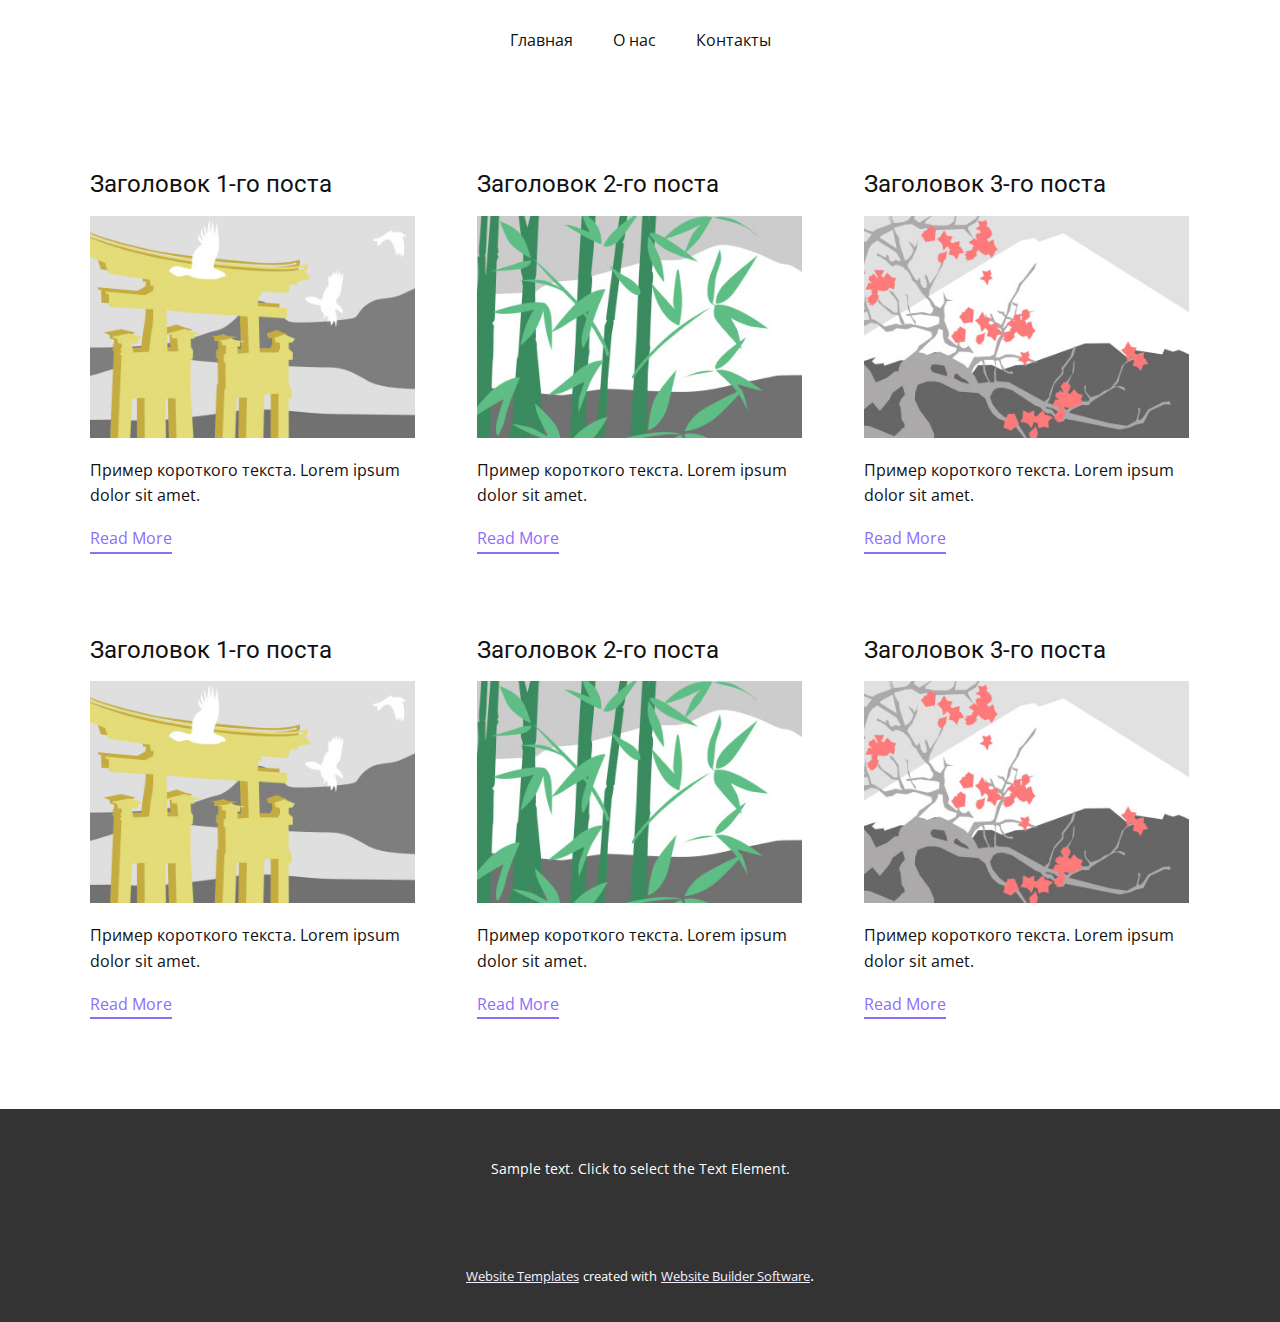
<file: blog/blog.html>
<html style="font-size: 16px;"><head>
    <meta name="viewport" content="width=device-width, initial-scale=1.0">
    <meta charset="utf-8">
    <meta name="keywords" content="">
    <meta name="description" content="">
    <meta name="page_type" content="np-template-header-footer-from-plugin">
    <title>Blog Template</title>
    <link rel="stylesheet" href="../nicepage.css" media="screen">
<link rel="stylesheet" href="../Blog-Template.css" media="screen">
    <script class="u-script" type="text/javascript" src="../jquery.js" defer=""></script>
    <script class="u-script" type="text/javascript" src="../nicepage.js" defer=""></script>
    <meta name="generator" content="Nicepage 4.7.1, nicepage.com">
    <link id="u-theme-google-font" rel="stylesheet" href="https://fonts.googleapis.com/css?family=Roboto:100,100i,300,300i,400,400i,500,500i,700,700i,900,900i|Open+Sans:300,300i,400,400i,500,500i,600,600i,700,700i,800,800i">
    
    
    <script type="application/ld+json">{
		"@context": "http://schema.org",
		"@type": "Organization",
		"name": ""
}</script>
    <meta name="theme-color" content="#8e6df9">
  </head>
  <body class="u-body u-xl-mode"><header class="u-clearfix u-container-align-center u-header u-header" id="sec-2bc7"><div class="u-clearfix u-sheet u-sheet-1">
        <nav class="u-menu u-menu-one-level u-offcanvas u-menu-1">
          <div class="menu-collapse" style="font-size: 1rem; letter-spacing: 0px;">
            <a class="u-button-style u-custom-left-right-menu-spacing u-custom-padding-bottom u-custom-text-hover-color u-custom-top-bottom-menu-spacing u-nav-link u-text-active-palette-1-base u-text-hover-palette-2-base" href="#">
              <svg class="u-svg-link" viewBox="0 0 24 24"><use xmlns:xlink="http://www.w3.org/1999/xlink" xlink:href="#menu-hamburger"></use></svg>
              <svg class="u-svg-content" version="1.1" id="menu-hamburger" viewBox="0 0 16 16" x="0px" y="0px" xmlns:xlink="http://www.w3.org/1999/xlink" xmlns="http://www.w3.org/2000/svg"><g><rect y="1" width="16" height="2"></rect><rect y="7" width="16" height="2"></rect><rect y="13" width="16" height="2"></rect>
</g></svg>
            </a>
          </div>
          <div class="u-nav-container">
            <ul class="u-nav u-unstyled u-nav-1"><li class="u-nav-item"><a class="u-button-style u-nav-link u-text-active-palette-1-base u-text-hover-palette-3-base" href="../Главная.html" style="padding: 10px 20px;">Главная</a>
</li><li class="u-nav-item"><a class="u-button-style u-nav-link u-text-active-palette-1-base u-text-hover-palette-3-base" href="../О-нас.html" style="padding: 10px 20px;">О нас</a>
</li><li class="u-nav-item"><a class="u-button-style u-nav-link u-text-active-palette-1-base u-text-hover-palette-3-base" href="../Контакты.html" style="padding: 10px 20px;">Контакты</a>
</li></ul>
          </div>
          <div class="u-nav-container-collapse">
            <div class="u-black u-container-style u-inner-container-layout u-opacity u-opacity-95 u-sidenav">
              <div class="u-inner-container-layout u-sidenav-overflow">
                <div class="u-menu-close"></div>
                <ul class="u-align-center u-nav u-popupmenu-items u-unstyled u-nav-2"><li class="u-nav-item"><a class="u-button-style u-nav-link" href="../Главная.html">Главная</a>
</li><li class="u-nav-item"><a class="u-button-style u-nav-link" href="../О-нас.html">О нас</a>
</li><li class="u-nav-item"><a class="u-button-style u-nav-link" href="../Контакты.html">Контакты</a>
</li></ul>
              </div>
            </div>
            <div class="u-black u-menu-overlay u-opacity u-opacity-70"></div>
          </div>
        </nav>
      </div></header>
    <section class="u-clearfix u-section-1" id="sec-710d">
      <div class="u-clearfix u-sheet u-valign-middle u-sheet-1"><!--blog--><!--blog_options_json--><!--{"type":"Recent","source":"","tags":"","count":""}--><!--/blog_options_json-->
        <div class="u-blog u-expanded-width u-repeater u-repeater-1"><!--blog_post-->
          <div class="u-blog-post u-container-style u-repeater-item u-white u-repeater-item-1">
            <div class="u-container-layout u-similar-container u-valign-top u-container-layout-1"><!--blog_post_header-->
              <h4 class="u-blog-control u-text u-text-1">
                <a class="u-post-header-link" href="../blog/пост-5.html"><!--blog_post_header_content-->Заголовок 1-го поста<!--/blog_post_header_content--></a>
              </h4><!--/blog_post_header--><!--blog_post_image-->
              <a class="u-post-header-link" href="../blog/пост-5.html"><img alt="" class="u-blog-control u-expanded-width u-image u-image-default u-image-1" src="[data-uri]"></a><!--/blog_post_image--><!--blog_post_content-->
              <div class="u-blog-control u-post-content u-text u-text-2 fr-view">Пример короткого текста. Lorem ipsum dolor sit amet.</div><!--/blog_post_content--><!--blog_post_readmore-->
              <a href="../blog/пост-5.html" class="u-blog-control u-border-2 u-border-palette-1-base u-btn u-btn-rectangle u-button-style u-none u-btn-1"><!--blog_post_readmore_content--><!--options_json--><!--{"content":"Read More","defaultValue":"Читать дальше"}--><!--/options_json-->Read More<!--/blog_post_readmore_content--></a><!--/blog_post_readmore-->
            </div>
          </div><div class="u-blog-post u-container-style u-repeater-item u-video-cover u-white">
            <div class="u-container-layout u-similar-container u-valign-top u-container-layout-2"><!--blog_post_header-->
              <h4 class="u-blog-control u-text u-text-3">
                <a class="u-post-header-link" href="../blog/пост-4.html"><!--blog_post_header_content-->Заголовок 2-го поста<!--/blog_post_header_content--></a>
              </h4><!--/blog_post_header--><!--blog_post_image-->
              <a class="u-post-header-link" href="../blog/пост-4.html"><img alt="" class="u-blog-control u-expanded-width u-image u-image-default u-image-2" src="[data-uri]"></a><!--/blog_post_image--><!--blog_post_content-->
              <div class="u-blog-control u-post-content u-text u-text-4 fr-view">Пример короткого текста. Lorem ipsum dolor sit amet.</div><!--/blog_post_content--><!--blog_post_readmore-->
              <a href="../blog/пост-4.html" class="u-blog-control u-border-2 u-border-palette-1-base u-btn u-btn-rectangle u-button-style u-none u-btn-2"><!--blog_post_readmore_content--><!--options_json--><!--{"content":"Read More","defaultValue":"Читать дальше"}--><!--/options_json-->Read More<!--/blog_post_readmore_content--></a><!--/blog_post_readmore-->
            </div>
          </div><div class="u-blog-post u-container-style u-repeater-item u-video-cover u-white">
            <div class="u-container-layout u-similar-container u-valign-top u-container-layout-3"><!--blog_post_header-->
              <h4 class="u-blog-control u-text u-text-5">
                <a class="u-post-header-link" href="../blog/пост-3.html"><!--blog_post_header_content-->Заголовок 3-го поста<!--/blog_post_header_content--></a>
              </h4><!--/blog_post_header--><!--blog_post_image-->
              <a class="u-post-header-link" href="../blog/пост-3.html"><img alt="" class="u-blog-control u-expanded-width u-image u-image-default u-image-3" src="[data-uri]"></a><!--/blog_post_image--><!--blog_post_content-->
              <div class="u-blog-control u-post-content u-text u-text-6 fr-view">Пример короткого текста. Lorem ipsum dolor sit amet.</div><!--/blog_post_content--><!--blog_post_readmore-->
              <a href="../blog/пост-3.html" class="u-blog-control u-border-2 u-border-palette-1-base u-btn u-btn-rectangle u-button-style u-none u-btn-3"><!--blog_post_readmore_content--><!--options_json--><!--{"content":"Read More","defaultValue":"Читать дальше"}--><!--/options_json-->Read More<!--/blog_post_readmore_content--></a><!--/blog_post_readmore-->
            </div>
          </div><div class="u-blog-post u-container-style u-repeater-item u-white u-repeater-item-1">
            <div class="u-container-layout u-similar-container u-valign-top u-container-layout-1"><!--blog_post_header-->
              <h4 class="u-blog-control u-text u-text-1">
                <a class="u-post-header-link" href="../blog/пост-2.html"><!--blog_post_header_content-->Заголовок 1-го поста<!--/blog_post_header_content--></a>
              </h4><!--/blog_post_header--><!--blog_post_image-->
              <a class="u-post-header-link" href="../blog/пост-2.html"><img alt="" class="u-blog-control u-expanded-width u-image u-image-default u-image-1" src="[data-uri]"></a><!--/blog_post_image--><!--blog_post_content-->
              <div class="u-blog-control u-post-content u-text u-text-2 fr-view">Пример короткого текста. Lorem ipsum dolor sit amet.</div><!--/blog_post_content--><!--blog_post_readmore-->
              <a href="../blog/пост-2.html" class="u-blog-control u-border-2 u-border-palette-1-base u-btn u-btn-rectangle u-button-style u-none u-btn-1"><!--blog_post_readmore_content--><!--options_json--><!--{"content":"Read More","defaultValue":"Читать дальше"}--><!--/options_json-->Read More<!--/blog_post_readmore_content--></a><!--/blog_post_readmore-->
            </div>
          </div><div class="u-blog-post u-container-style u-repeater-item u-video-cover u-white">
            <div class="u-container-layout u-similar-container u-valign-top u-container-layout-2"><!--blog_post_header-->
              <h4 class="u-blog-control u-text u-text-3">
                <a class="u-post-header-link" href="../blog/пост-1.html"><!--blog_post_header_content-->Заголовок 2-го поста<!--/blog_post_header_content--></a>
              </h4><!--/blog_post_header--><!--blog_post_image-->
              <a class="u-post-header-link" href="../blog/пост-1.html"><img alt="" class="u-blog-control u-expanded-width u-image u-image-default u-image-2" src="[data-uri]"></a><!--/blog_post_image--><!--blog_post_content-->
              <div class="u-blog-control u-post-content u-text u-text-4 fr-view">Пример короткого текста. Lorem ipsum dolor sit amet.</div><!--/blog_post_content--><!--blog_post_readmore-->
              <a href="../blog/пост-1.html" class="u-blog-control u-border-2 u-border-palette-1-base u-btn u-btn-rectangle u-button-style u-none u-btn-2"><!--blog_post_readmore_content--><!--options_json--><!--{"content":"Read More","defaultValue":"Читать дальше"}--><!--/options_json-->Read More<!--/blog_post_readmore_content--></a><!--/blog_post_readmore-->
            </div>
          </div><div class="u-blog-post u-container-style u-repeater-item u-video-cover u-white">
            <div class="u-container-layout u-similar-container u-valign-top u-container-layout-3"><!--blog_post_header-->
              <h4 class="u-blog-control u-text u-text-5">
                <a class="u-post-header-link" href="../blog/пост.html"><!--blog_post_header_content-->Заголовок 3-го поста<!--/blog_post_header_content--></a>
              </h4><!--/blog_post_header--><!--blog_post_image-->
              <a class="u-post-header-link" href="../blog/пост.html"><img alt="" class="u-blog-control u-expanded-width u-image u-image-default u-image-3" src="[data-uri]"></a><!--/blog_post_image--><!--blog_post_content-->
              <div class="u-blog-control u-post-content u-text u-text-6 fr-view">Пример короткого текста. Lorem ipsum dolor sit amet.</div><!--/blog_post_content--><!--blog_post_readmore-->
              <a href="../blog/пост.html" class="u-blog-control u-border-2 u-border-palette-1-base u-btn u-btn-rectangle u-button-style u-none u-btn-3"><!--blog_post_readmore_content--><!--options_json--><!--{"content":"Read More","defaultValue":"Читать дальше"}--><!--/options_json-->Read More<!--/blog_post_readmore_content--></a><!--/blog_post_readmore-->
            </div>
          </div><!--/blog_post--><!--blog_post-->
          <!--/blog_post--><!--blog_post-->
          <!--/blog_post-->
        </div><!--/blog-->
      </div>
    </section>
    
    
    <footer class="u-align-center u-clearfix u-footer u-grey-80 u-footer" id="sec-f9d0"><div class="u-clearfix u-sheet u-sheet-1">
        <p class="u-small-text u-text u-text-variant u-text-1">Sample text. Click to select the Text Element.</p>
      </div></footer>
    <section class="u-backlink u-clearfix u-grey-80">
      <a class="u-link" href="https://nicepage.com/website-templates" target="_blank">
        <span>Website Templates</span>
      </a>
      <p class="u-text">
        <span>created with</span>
      </p>
      <a class="u-link" href="" target="_blank">
        <span>Website Builder Software</span>
      </a>. 
    </section>
  
</body></html>
</file>
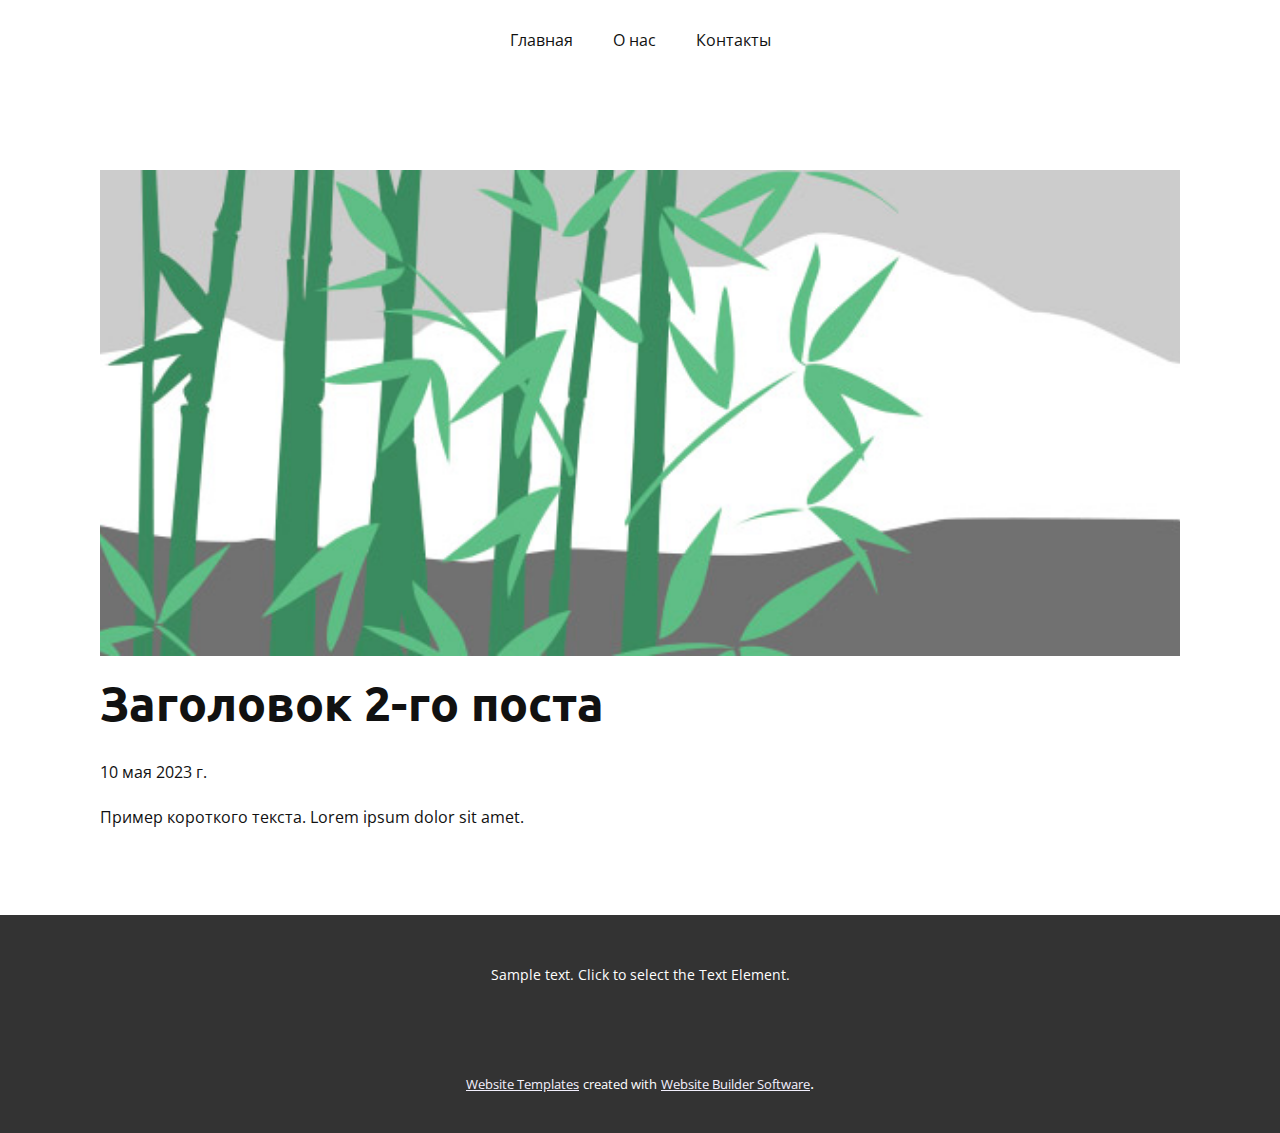
<file: blog/пост-1.html>
<!doctype html>
<html style="font-size: 16px;"><head>
    <meta name="viewport" content="width=device-width, initial-scale=1.0">
    <meta charset="utf-8">
    <meta name="keywords" content="Заголовок 1-го поста">
    <meta name="description" content="">
    <meta name="page_type" content="np-template-header-footer-from-plugin">
    <title>Заголовок 2-го поста</title>
    <link rel="stylesheet" href="../nicepage.css" media="screen">
<link rel="stylesheet" href="../Post-Template.css" media="screen">
    <script class="u-script" type="text/javascript" src="../jquery.js" defer=""></script>
    <script class="u-script" type="text/javascript" src="../nicepage.js" defer=""></script>
    <meta name="generator" content="Nicepage 4.7.1, nicepage.com">
    <link id="u-theme-google-font" rel="stylesheet" href="https://fonts.googleapis.com/css?family=Roboto:100,100i,300,300i,400,400i,500,500i,700,700i,900,900i|Open+Sans:300,300i,400,400i,500,500i,600,600i,700,700i,800,800i">
    <link id="u-page-google-font" rel="stylesheet" href="https://fonts.googleapis.com/css?family=Ubuntu:300,300i,400,400i,500,500i,700,700i">
    
    
    <script type="application/ld+json">{
		"@context": "http://schema.org",
		"@type": "Organization",
		"name": ""
}</script>
    <meta name="theme-color" content="#8e6df9">
  </head>
  <body class="u-body u-xl-mode"><header class="u-clearfix u-container-align-center u-header u-header" id="sec-2bc7"><div class="u-clearfix u-sheet u-sheet-1">
        <nav class="u-menu u-menu-one-level u-offcanvas u-menu-1">
          <div class="menu-collapse" style="font-size: 1rem; letter-spacing: 0px;">
            <a class="u-button-style u-custom-left-right-menu-spacing u-custom-padding-bottom u-custom-text-hover-color u-custom-top-bottom-menu-spacing u-nav-link u-text-active-palette-1-base u-text-hover-palette-2-base" href="#">
              <svg class="u-svg-link" viewBox="0 0 24 24"><use xmlns:xlink="http://www.w3.org/1999/xlink" xlink:href="#menu-hamburger"></use></svg>
              <svg class="u-svg-content" version="1.1" id="menu-hamburger" viewBox="0 0 16 16" x="0px" y="0px" xmlns:xlink="http://www.w3.org/1999/xlink" xmlns="http://www.w3.org/2000/svg"><g><rect y="1" width="16" height="2"></rect><rect y="7" width="16" height="2"></rect><rect y="13" width="16" height="2"></rect>
</g></svg>
            </a>
          </div>
          <div class="u-nav-container">
            <ul class="u-nav u-unstyled u-nav-1"><li class="u-nav-item"><a class="u-button-style u-nav-link u-text-active-palette-1-base u-text-hover-palette-3-base" href="../Главная.html" style="padding: 10px 20px;">Главная</a>
</li><li class="u-nav-item"><a class="u-button-style u-nav-link u-text-active-palette-1-base u-text-hover-palette-3-base" href="../О-нас.html" style="padding: 10px 20px;">О нас</a>
</li><li class="u-nav-item"><a class="u-button-style u-nav-link u-text-active-palette-1-base u-text-hover-palette-3-base" href="../Контакты.html" style="padding: 10px 20px;">Контакты</a>
</li></ul>
          </div>
          <div class="u-nav-container-collapse">
            <div class="u-black u-container-style u-inner-container-layout u-opacity u-opacity-95 u-sidenav">
              <div class="u-inner-container-layout u-sidenav-overflow">
                <div class="u-menu-close"></div>
                <ul class="u-align-center u-nav u-popupmenu-items u-unstyled u-nav-2"><li class="u-nav-item"><a class="u-button-style u-nav-link" href="../Главная.html">Главная</a>
</li><li class="u-nav-item"><a class="u-button-style u-nav-link" href="../О-нас.html">О нас</a>
</li><li class="u-nav-item"><a class="u-button-style u-nav-link" href="../Контакты.html">Контакты</a>
</li></ul>
              </div>
            </div>
            <div class="u-black u-menu-overlay u-opacity u-opacity-70"></div>
          </div>
        </nav>
      </div></header>
    <section class="u-align-center u-clearfix u-section-1" id="sec-702b">
      <div class="u-clearfix u-sheet u-valign-middle-md u-valign-middle-sm u-valign-middle-xs u-sheet-1"><!--post_details--><!--post_details_options_json--><!--{"source":""}--><!--/post_details_options_json--><!--blog_post-->
        <div class="u-container-style u-expanded-width u-post-details u-post-details-1">
          <div class="u-container-layout u-valign-middle u-container-layout-1"><!--blog_post_image-->
            <img alt="" class="u-blog-control u-expanded-width u-image u-image-default u-image-1" src="[data-uri]"><!--/blog_post_image--><!--blog_post_header-->
            <h2 class="u-blog-control u-text u-text-1">Заголовок 2-го поста</h2><!--/blog_post_header--><!--blog_post_metadata-->
            <div class="u-blog-control u-metadata u-metadata-1"><!--blog_post_metadata_date-->
              <span class="u-meta-date u-meta-icon">10 мая 2023 г.</span><!--/blog_post_metadata_date--><!--blog_post_metadata_category-->
              <!--/blog_post_metadata_category--><!--blog_post_metadata_comments-->
              <!--/blog_post_metadata_comments-->
            </div><!--/blog_post_metadata--><!--blog_post_content-->
            <div class="u-align-justify u-blog-control u-post-content u-text u-text-2 fr-view">
  Пример короткого текста. Lorem ipsum dolor sit amet.
  </div><!--/blog_post_content-->
          </div>
        </div><!--/blog_post--><!--/post_details-->
      </div>
    </section>
    
    
    <footer class="u-align-center u-clearfix u-footer u-grey-80 u-footer" id="sec-f9d0"><div class="u-clearfix u-sheet u-sheet-1">
        <p class="u-small-text u-text u-text-variant u-text-1">Sample text. Click to select the Text Element.</p>
      </div></footer>
    <section class="u-backlink u-clearfix u-grey-80">
      <a class="u-link" href="https://nicepage.com/website-templates" target="_blank">
        <span>Website Templates</span>
      </a>
      <p class="u-text">
        <span>created with</span>
      </p>
      <a class="u-link" href="" target="_blank">
        <span>Website Builder Software</span>
      </a>. 
    </section>
  
</body></html>
</file>
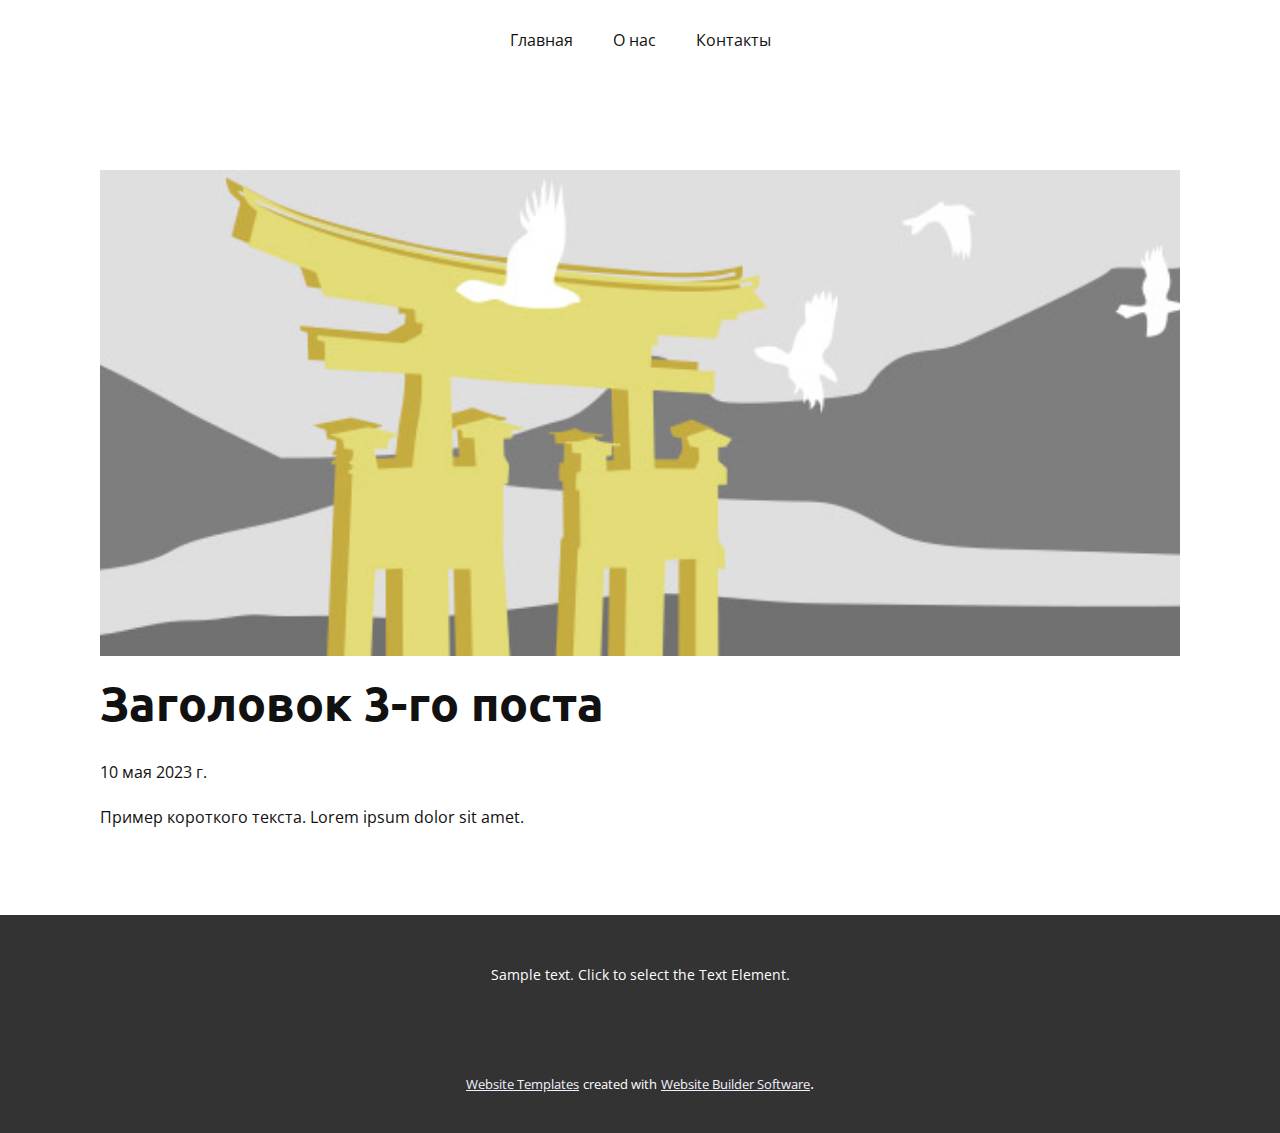
<file: blog/пост-2.html>
<!doctype html>
<html style="font-size: 16px;"><head>
    <meta name="viewport" content="width=device-width, initial-scale=1.0">
    <meta charset="utf-8">
    <meta name="keywords" content="Заголовок 1-го поста">
    <meta name="description" content="">
    <meta name="page_type" content="np-template-header-footer-from-plugin">
    <title>Заголовок 3-го поста</title>
    <link rel="stylesheet" href="../nicepage.css" media="screen">
<link rel="stylesheet" href="../Post-Template.css" media="screen">
    <script class="u-script" type="text/javascript" src="../jquery.js" defer=""></script>
    <script class="u-script" type="text/javascript" src="../nicepage.js" defer=""></script>
    <meta name="generator" content="Nicepage 4.7.1, nicepage.com">
    <link id="u-theme-google-font" rel="stylesheet" href="https://fonts.googleapis.com/css?family=Roboto:100,100i,300,300i,400,400i,500,500i,700,700i,900,900i|Open+Sans:300,300i,400,400i,500,500i,600,600i,700,700i,800,800i">
    <link id="u-page-google-font" rel="stylesheet" href="https://fonts.googleapis.com/css?family=Ubuntu:300,300i,400,400i,500,500i,700,700i">
    
    
    <script type="application/ld+json">{
		"@context": "http://schema.org",
		"@type": "Organization",
		"name": ""
}</script>
    <meta name="theme-color" content="#8e6df9">
  </head>
  <body class="u-body u-xl-mode"><header class="u-clearfix u-container-align-center u-header u-header" id="sec-2bc7"><div class="u-clearfix u-sheet u-sheet-1">
        <nav class="u-menu u-menu-one-level u-offcanvas u-menu-1">
          <div class="menu-collapse" style="font-size: 1rem; letter-spacing: 0px;">
            <a class="u-button-style u-custom-left-right-menu-spacing u-custom-padding-bottom u-custom-text-hover-color u-custom-top-bottom-menu-spacing u-nav-link u-text-active-palette-1-base u-text-hover-palette-2-base" href="#">
              <svg class="u-svg-link" viewBox="0 0 24 24"><use xmlns:xlink="http://www.w3.org/1999/xlink" xlink:href="#menu-hamburger"></use></svg>
              <svg class="u-svg-content" version="1.1" id="menu-hamburger" viewBox="0 0 16 16" x="0px" y="0px" xmlns:xlink="http://www.w3.org/1999/xlink" xmlns="http://www.w3.org/2000/svg"><g><rect y="1" width="16" height="2"></rect><rect y="7" width="16" height="2"></rect><rect y="13" width="16" height="2"></rect>
</g></svg>
            </a>
          </div>
          <div class="u-nav-container">
            <ul class="u-nav u-unstyled u-nav-1"><li class="u-nav-item"><a class="u-button-style u-nav-link u-text-active-palette-1-base u-text-hover-palette-3-base" href="../Главная.html" style="padding: 10px 20px;">Главная</a>
</li><li class="u-nav-item"><a class="u-button-style u-nav-link u-text-active-palette-1-base u-text-hover-palette-3-base" href="../О-нас.html" style="padding: 10px 20px;">О нас</a>
</li><li class="u-nav-item"><a class="u-button-style u-nav-link u-text-active-palette-1-base u-text-hover-palette-3-base" href="../Контакты.html" style="padding: 10px 20px;">Контакты</a>
</li></ul>
          </div>
          <div class="u-nav-container-collapse">
            <div class="u-black u-container-style u-inner-container-layout u-opacity u-opacity-95 u-sidenav">
              <div class="u-inner-container-layout u-sidenav-overflow">
                <div class="u-menu-close"></div>
                <ul class="u-align-center u-nav u-popupmenu-items u-unstyled u-nav-2"><li class="u-nav-item"><a class="u-button-style u-nav-link" href="../Главная.html">Главная</a>
</li><li class="u-nav-item"><a class="u-button-style u-nav-link" href="../О-нас.html">О нас</a>
</li><li class="u-nav-item"><a class="u-button-style u-nav-link" href="../Контакты.html">Контакты</a>
</li></ul>
              </div>
            </div>
            <div class="u-black u-menu-overlay u-opacity u-opacity-70"></div>
          </div>
        </nav>
      </div></header>
    <section class="u-align-center u-clearfix u-section-1" id="sec-702b">
      <div class="u-clearfix u-sheet u-valign-middle-md u-valign-middle-sm u-valign-middle-xs u-sheet-1"><!--post_details--><!--post_details_options_json--><!--{"source":""}--><!--/post_details_options_json--><!--blog_post-->
        <div class="u-container-style u-expanded-width u-post-details u-post-details-1">
          <div class="u-container-layout u-valign-middle u-container-layout-1"><!--blog_post_image-->
            <img alt="" class="u-blog-control u-expanded-width u-image u-image-default u-image-1" src="[data-uri]"><!--/blog_post_image--><!--blog_post_header-->
            <h2 class="u-blog-control u-text u-text-1">Заголовок 3-го поста</h2><!--/blog_post_header--><!--blog_post_metadata-->
            <div class="u-blog-control u-metadata u-metadata-1"><!--blog_post_metadata_date-->
              <span class="u-meta-date u-meta-icon">10 мая 2023 г.</span><!--/blog_post_metadata_date--><!--blog_post_metadata_category-->
              <!--/blog_post_metadata_category--><!--blog_post_metadata_comments-->
              <!--/blog_post_metadata_comments-->
            </div><!--/blog_post_metadata--><!--blog_post_content-->
            <div class="u-align-justify u-blog-control u-post-content u-text u-text-2 fr-view">
  Пример короткого текста. Lorem ipsum dolor sit amet.
  </div><!--/blog_post_content-->
          </div>
        </div><!--/blog_post--><!--/post_details-->
      </div>
    </section>
    
    
    <footer class="u-align-center u-clearfix u-footer u-grey-80 u-footer" id="sec-f9d0"><div class="u-clearfix u-sheet u-sheet-1">
        <p class="u-small-text u-text u-text-variant u-text-1">Sample text. Click to select the Text Element.</p>
      </div></footer>
    <section class="u-backlink u-clearfix u-grey-80">
      <a class="u-link" href="https://nicepage.com/website-templates" target="_blank">
        <span>Website Templates</span>
      </a>
      <p class="u-text">
        <span>created with</span>
      </p>
      <a class="u-link" href="" target="_blank">
        <span>Website Builder Software</span>
      </a>. 
    </section>
  
</body></html>
</file>
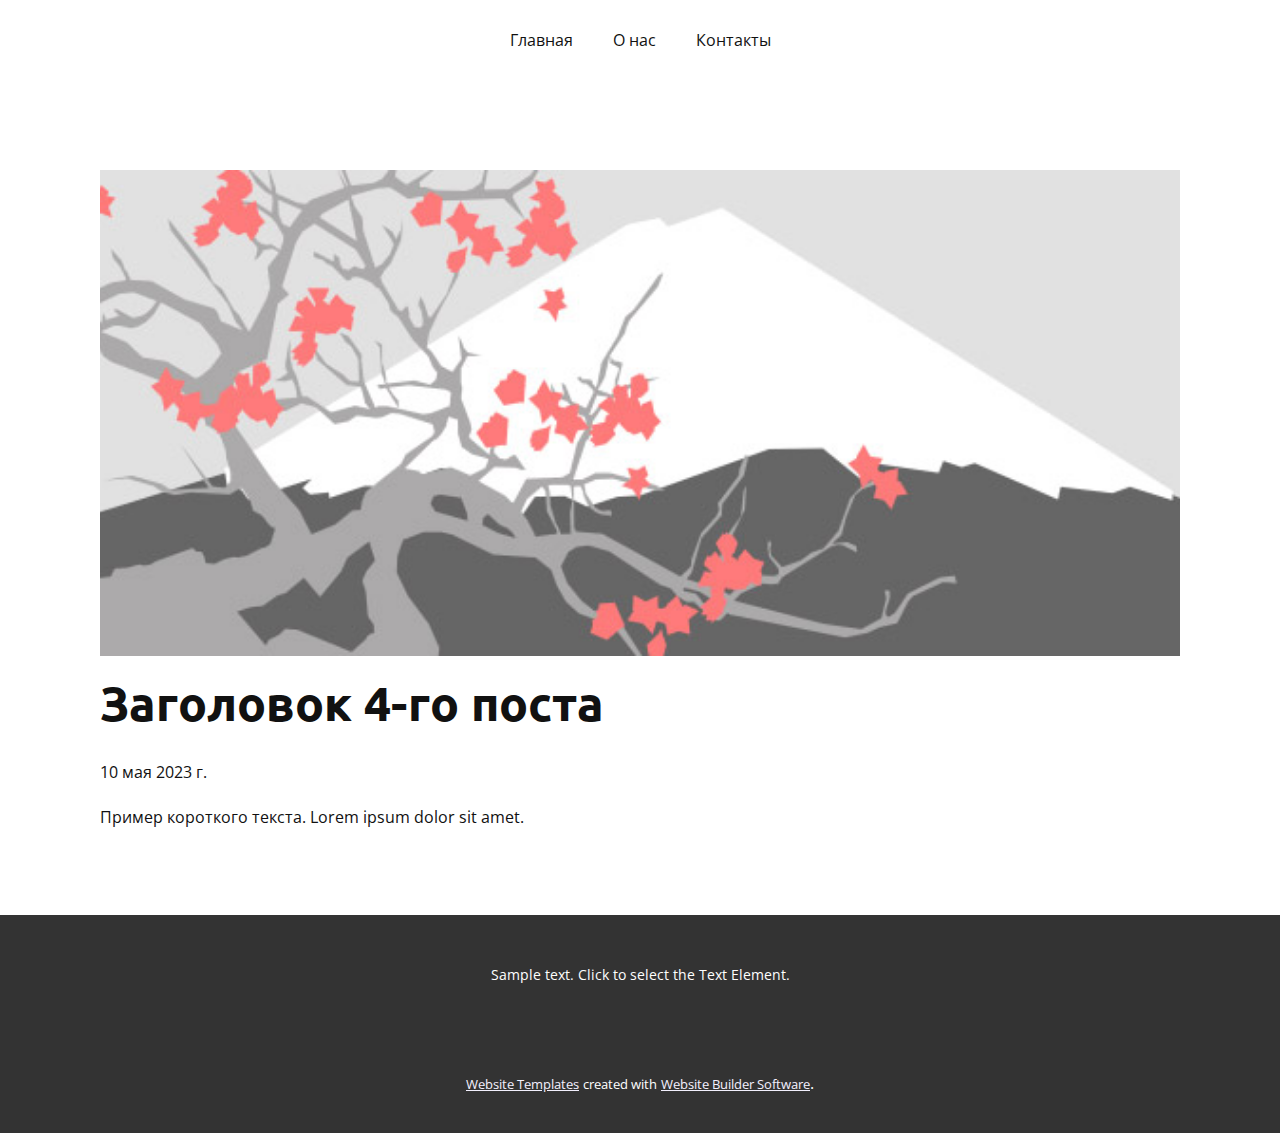
<file: blog/пост-3.html>
<!doctype html>
<html style="font-size: 16px;"><head>
    <meta name="viewport" content="width=device-width, initial-scale=1.0">
    <meta charset="utf-8">
    <meta name="keywords" content="Заголовок 1-го поста">
    <meta name="description" content="">
    <meta name="page_type" content="np-template-header-footer-from-plugin">
    <title>Заголовок 4-го поста</title>
    <link rel="stylesheet" href="../nicepage.css" media="screen">
<link rel="stylesheet" href="../Post-Template.css" media="screen">
    <script class="u-script" type="text/javascript" src="../jquery.js" defer=""></script>
    <script class="u-script" type="text/javascript" src="../nicepage.js" defer=""></script>
    <meta name="generator" content="Nicepage 4.7.1, nicepage.com">
    <link id="u-theme-google-font" rel="stylesheet" href="https://fonts.googleapis.com/css?family=Roboto:100,100i,300,300i,400,400i,500,500i,700,700i,900,900i|Open+Sans:300,300i,400,400i,500,500i,600,600i,700,700i,800,800i">
    <link id="u-page-google-font" rel="stylesheet" href="https://fonts.googleapis.com/css?family=Ubuntu:300,300i,400,400i,500,500i,700,700i">
    
    
    <script type="application/ld+json">{
		"@context": "http://schema.org",
		"@type": "Organization",
		"name": ""
}</script>
    <meta name="theme-color" content="#8e6df9">
  </head>
  <body class="u-body u-xl-mode"><header class="u-clearfix u-container-align-center u-header u-header" id="sec-2bc7"><div class="u-clearfix u-sheet u-sheet-1">
        <nav class="u-menu u-menu-one-level u-offcanvas u-menu-1">
          <div class="menu-collapse" style="font-size: 1rem; letter-spacing: 0px;">
            <a class="u-button-style u-custom-left-right-menu-spacing u-custom-padding-bottom u-custom-text-hover-color u-custom-top-bottom-menu-spacing u-nav-link u-text-active-palette-1-base u-text-hover-palette-2-base" href="#">
              <svg class="u-svg-link" viewBox="0 0 24 24"><use xmlns:xlink="http://www.w3.org/1999/xlink" xlink:href="#menu-hamburger"></use></svg>
              <svg class="u-svg-content" version="1.1" id="menu-hamburger" viewBox="0 0 16 16" x="0px" y="0px" xmlns:xlink="http://www.w3.org/1999/xlink" xmlns="http://www.w3.org/2000/svg"><g><rect y="1" width="16" height="2"></rect><rect y="7" width="16" height="2"></rect><rect y="13" width="16" height="2"></rect>
</g></svg>
            </a>
          </div>
          <div class="u-nav-container">
            <ul class="u-nav u-unstyled u-nav-1"><li class="u-nav-item"><a class="u-button-style u-nav-link u-text-active-palette-1-base u-text-hover-palette-3-base" href="../Главная.html" style="padding: 10px 20px;">Главная</a>
</li><li class="u-nav-item"><a class="u-button-style u-nav-link u-text-active-palette-1-base u-text-hover-palette-3-base" href="../О-нас.html" style="padding: 10px 20px;">О нас</a>
</li><li class="u-nav-item"><a class="u-button-style u-nav-link u-text-active-palette-1-base u-text-hover-palette-3-base" href="../Контакты.html" style="padding: 10px 20px;">Контакты</a>
</li></ul>
          </div>
          <div class="u-nav-container-collapse">
            <div class="u-black u-container-style u-inner-container-layout u-opacity u-opacity-95 u-sidenav">
              <div class="u-inner-container-layout u-sidenav-overflow">
                <div class="u-menu-close"></div>
                <ul class="u-align-center u-nav u-popupmenu-items u-unstyled u-nav-2"><li class="u-nav-item"><a class="u-button-style u-nav-link" href="../Главная.html">Главная</a>
</li><li class="u-nav-item"><a class="u-button-style u-nav-link" href="../О-нас.html">О нас</a>
</li><li class="u-nav-item"><a class="u-button-style u-nav-link" href="../Контакты.html">Контакты</a>
</li></ul>
              </div>
            </div>
            <div class="u-black u-menu-overlay u-opacity u-opacity-70"></div>
          </div>
        </nav>
      </div></header>
    <section class="u-align-center u-clearfix u-section-1" id="sec-702b">
      <div class="u-clearfix u-sheet u-valign-middle-md u-valign-middle-sm u-valign-middle-xs u-sheet-1"><!--post_details--><!--post_details_options_json--><!--{"source":""}--><!--/post_details_options_json--><!--blog_post-->
        <div class="u-container-style u-expanded-width u-post-details u-post-details-1">
          <div class="u-container-layout u-valign-middle u-container-layout-1"><!--blog_post_image-->
            <img alt="" class="u-blog-control u-expanded-width u-image u-image-default u-image-1" src="[data-uri]"><!--/blog_post_image--><!--blog_post_header-->
            <h2 class="u-blog-control u-text u-text-1">Заголовок 4-го поста</h2><!--/blog_post_header--><!--blog_post_metadata-->
            <div class="u-blog-control u-metadata u-metadata-1"><!--blog_post_metadata_date-->
              <span class="u-meta-date u-meta-icon">10 мая 2023 г.</span><!--/blog_post_metadata_date--><!--blog_post_metadata_category-->
              <!--/blog_post_metadata_category--><!--blog_post_metadata_comments-->
              <!--/blog_post_metadata_comments-->
            </div><!--/blog_post_metadata--><!--blog_post_content-->
            <div class="u-align-justify u-blog-control u-post-content u-text u-text-2 fr-view">
  Пример короткого текста. Lorem ipsum dolor sit amet.
  </div><!--/blog_post_content-->
          </div>
        </div><!--/blog_post--><!--/post_details-->
      </div>
    </section>
    
    
    <footer class="u-align-center u-clearfix u-footer u-grey-80 u-footer" id="sec-f9d0"><div class="u-clearfix u-sheet u-sheet-1">
        <p class="u-small-text u-text u-text-variant u-text-1">Sample text. Click to select the Text Element.</p>
      </div></footer>
    <section class="u-backlink u-clearfix u-grey-80">
      <a class="u-link" href="https://nicepage.com/website-templates" target="_blank">
        <span>Website Templates</span>
      </a>
      <p class="u-text">
        <span>created with</span>
      </p>
      <a class="u-link" href="" target="_blank">
        <span>Website Builder Software</span>
      </a>. 
    </section>
  
</body></html>
</file>
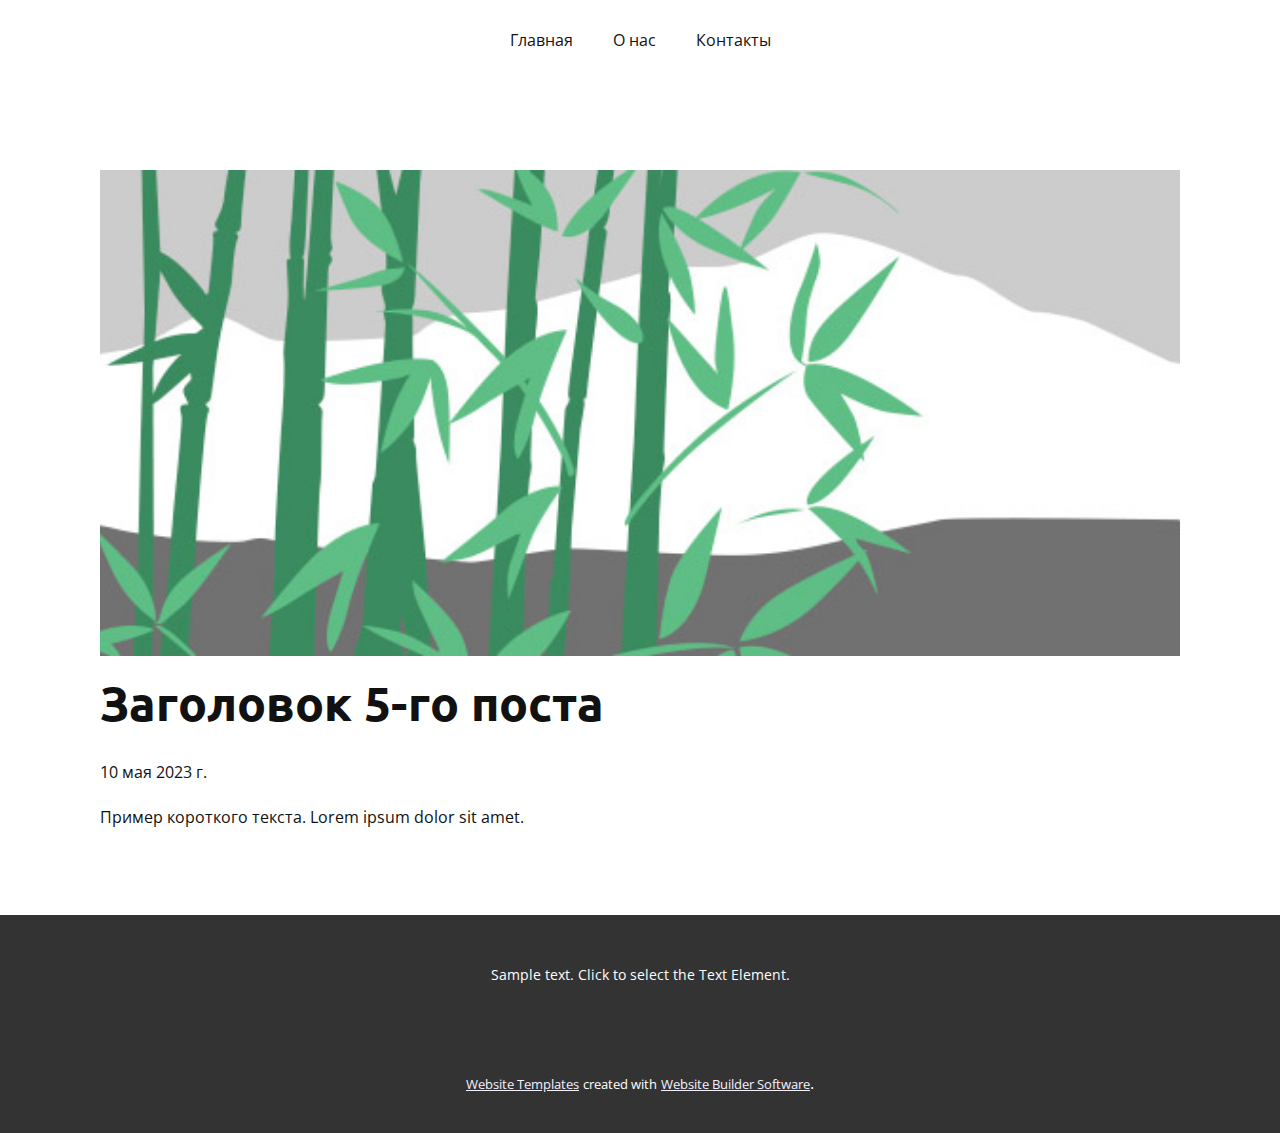
<file: blog/пост-4.html>
<!doctype html>
<html style="font-size: 16px;"><head>
    <meta name="viewport" content="width=device-width, initial-scale=1.0">
    <meta charset="utf-8">
    <meta name="keywords" content="Заголовок 1-го поста">
    <meta name="description" content="">
    <meta name="page_type" content="np-template-header-footer-from-plugin">
    <title>Заголовок 5-го поста</title>
    <link rel="stylesheet" href="../nicepage.css" media="screen">
<link rel="stylesheet" href="../Post-Template.css" media="screen">
    <script class="u-script" type="text/javascript" src="../jquery.js" defer=""></script>
    <script class="u-script" type="text/javascript" src="../nicepage.js" defer=""></script>
    <meta name="generator" content="Nicepage 4.7.1, nicepage.com">
    <link id="u-theme-google-font" rel="stylesheet" href="https://fonts.googleapis.com/css?family=Roboto:100,100i,300,300i,400,400i,500,500i,700,700i,900,900i|Open+Sans:300,300i,400,400i,500,500i,600,600i,700,700i,800,800i">
    <link id="u-page-google-font" rel="stylesheet" href="https://fonts.googleapis.com/css?family=Ubuntu:300,300i,400,400i,500,500i,700,700i">
    
    
    <script type="application/ld+json">{
		"@context": "http://schema.org",
		"@type": "Organization",
		"name": ""
}</script>
    <meta name="theme-color" content="#8e6df9">
  </head>
  <body class="u-body u-xl-mode"><header class="u-clearfix u-container-align-center u-header u-header" id="sec-2bc7"><div class="u-clearfix u-sheet u-sheet-1">
        <nav class="u-menu u-menu-one-level u-offcanvas u-menu-1">
          <div class="menu-collapse" style="font-size: 1rem; letter-spacing: 0px;">
            <a class="u-button-style u-custom-left-right-menu-spacing u-custom-padding-bottom u-custom-text-hover-color u-custom-top-bottom-menu-spacing u-nav-link u-text-active-palette-1-base u-text-hover-palette-2-base" href="#">
              <svg class="u-svg-link" viewBox="0 0 24 24"><use xmlns:xlink="http://www.w3.org/1999/xlink" xlink:href="#menu-hamburger"></use></svg>
              <svg class="u-svg-content" version="1.1" id="menu-hamburger" viewBox="0 0 16 16" x="0px" y="0px" xmlns:xlink="http://www.w3.org/1999/xlink" xmlns="http://www.w3.org/2000/svg"><g><rect y="1" width="16" height="2"></rect><rect y="7" width="16" height="2"></rect><rect y="13" width="16" height="2"></rect>
</g></svg>
            </a>
          </div>
          <div class="u-nav-container">
            <ul class="u-nav u-unstyled u-nav-1"><li class="u-nav-item"><a class="u-button-style u-nav-link u-text-active-palette-1-base u-text-hover-palette-3-base" href="../Главная.html" style="padding: 10px 20px;">Главная</a>
</li><li class="u-nav-item"><a class="u-button-style u-nav-link u-text-active-palette-1-base u-text-hover-palette-3-base" href="../О-нас.html" style="padding: 10px 20px;">О нас</a>
</li><li class="u-nav-item"><a class="u-button-style u-nav-link u-text-active-palette-1-base u-text-hover-palette-3-base" href="../Контакты.html" style="padding: 10px 20px;">Контакты</a>
</li></ul>
          </div>
          <div class="u-nav-container-collapse">
            <div class="u-black u-container-style u-inner-container-layout u-opacity u-opacity-95 u-sidenav">
              <div class="u-inner-container-layout u-sidenav-overflow">
                <div class="u-menu-close"></div>
                <ul class="u-align-center u-nav u-popupmenu-items u-unstyled u-nav-2"><li class="u-nav-item"><a class="u-button-style u-nav-link" href="../Главная.html">Главная</a>
</li><li class="u-nav-item"><a class="u-button-style u-nav-link" href="../О-нас.html">О нас</a>
</li><li class="u-nav-item"><a class="u-button-style u-nav-link" href="../Контакты.html">Контакты</a>
</li></ul>
              </div>
            </div>
            <div class="u-black u-menu-overlay u-opacity u-opacity-70"></div>
          </div>
        </nav>
      </div></header>
    <section class="u-align-center u-clearfix u-section-1" id="sec-702b">
      <div class="u-clearfix u-sheet u-valign-middle-md u-valign-middle-sm u-valign-middle-xs u-sheet-1"><!--post_details--><!--post_details_options_json--><!--{"source":""}--><!--/post_details_options_json--><!--blog_post-->
        <div class="u-container-style u-expanded-width u-post-details u-post-details-1">
          <div class="u-container-layout u-valign-middle u-container-layout-1"><!--blog_post_image-->
            <img alt="" class="u-blog-control u-expanded-width u-image u-image-default u-image-1" src="[data-uri]"><!--/blog_post_image--><!--blog_post_header-->
            <h2 class="u-blog-control u-text u-text-1">Заголовок 5-го поста</h2><!--/blog_post_header--><!--blog_post_metadata-->
            <div class="u-blog-control u-metadata u-metadata-1"><!--blog_post_metadata_date-->
              <span class="u-meta-date u-meta-icon">10 мая 2023 г.</span><!--/blog_post_metadata_date--><!--blog_post_metadata_category-->
              <!--/blog_post_metadata_category--><!--blog_post_metadata_comments-->
              <!--/blog_post_metadata_comments-->
            </div><!--/blog_post_metadata--><!--blog_post_content-->
            <div class="u-align-justify u-blog-control u-post-content u-text u-text-2 fr-view">
  Пример короткого текста. Lorem ipsum dolor sit amet.
  </div><!--/blog_post_content-->
          </div>
        </div><!--/blog_post--><!--/post_details-->
      </div>
    </section>
    
    
    <footer class="u-align-center u-clearfix u-footer u-grey-80 u-footer" id="sec-f9d0"><div class="u-clearfix u-sheet u-sheet-1">
        <p class="u-small-text u-text u-text-variant u-text-1">Sample text. Click to select the Text Element.</p>
      </div></footer>
    <section class="u-backlink u-clearfix u-grey-80">
      <a class="u-link" href="https://nicepage.com/website-templates" target="_blank">
        <span>Website Templates</span>
      </a>
      <p class="u-text">
        <span>created with</span>
      </p>
      <a class="u-link" href="" target="_blank">
        <span>Website Builder Software</span>
      </a>. 
    </section>
  
</body></html>
</file>
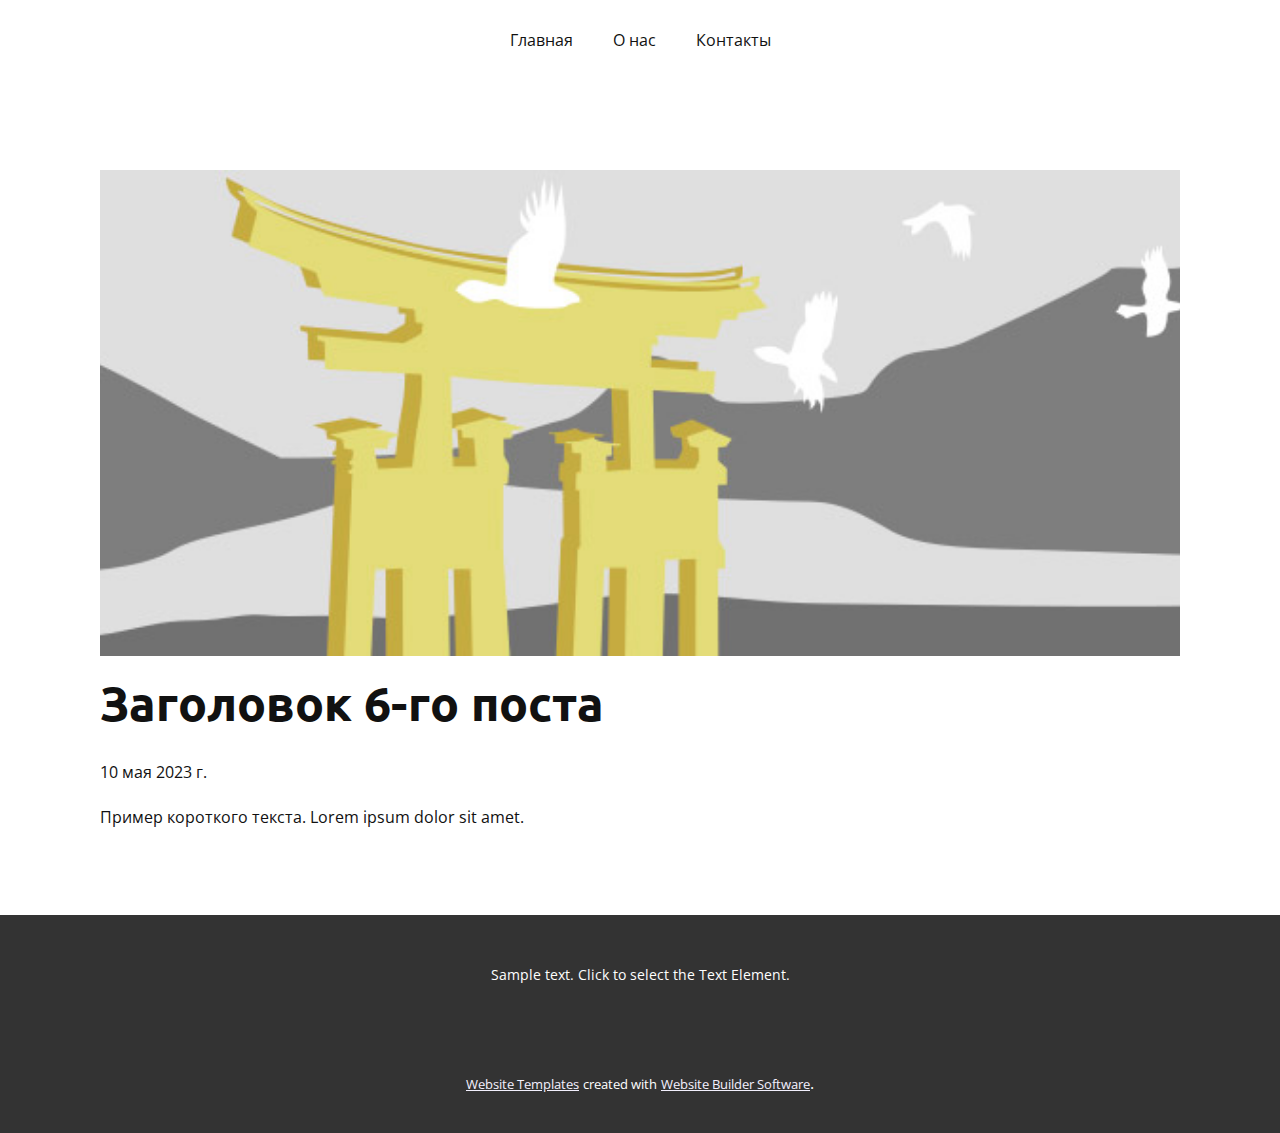
<file: blog/пост-5.html>
<!doctype html>
<html style="font-size: 16px;"><head>
    <meta name="viewport" content="width=device-width, initial-scale=1.0">
    <meta charset="utf-8">
    <meta name="keywords" content="Заголовок 1-го поста">
    <meta name="description" content="">
    <meta name="page_type" content="np-template-header-footer-from-plugin">
    <title>Заголовок 6-го поста</title>
    <link rel="stylesheet" href="../nicepage.css" media="screen">
<link rel="stylesheet" href="../Post-Template.css" media="screen">
    <script class="u-script" type="text/javascript" src="../jquery.js" defer=""></script>
    <script class="u-script" type="text/javascript" src="../nicepage.js" defer=""></script>
    <meta name="generator" content="Nicepage 4.7.1, nicepage.com">
    <link id="u-theme-google-font" rel="stylesheet" href="https://fonts.googleapis.com/css?family=Roboto:100,100i,300,300i,400,400i,500,500i,700,700i,900,900i|Open+Sans:300,300i,400,400i,500,500i,600,600i,700,700i,800,800i">
    <link id="u-page-google-font" rel="stylesheet" href="https://fonts.googleapis.com/css?family=Ubuntu:300,300i,400,400i,500,500i,700,700i">
    
    
    <script type="application/ld+json">{
		"@context": "http://schema.org",
		"@type": "Organization",
		"name": ""
}</script>
    <meta name="theme-color" content="#8e6df9">
  </head>
  <body class="u-body u-xl-mode"><header class="u-clearfix u-container-align-center u-header u-header" id="sec-2bc7"><div class="u-clearfix u-sheet u-sheet-1">
        <nav class="u-menu u-menu-one-level u-offcanvas u-menu-1">
          <div class="menu-collapse" style="font-size: 1rem; letter-spacing: 0px;">
            <a class="u-button-style u-custom-left-right-menu-spacing u-custom-padding-bottom u-custom-text-hover-color u-custom-top-bottom-menu-spacing u-nav-link u-text-active-palette-1-base u-text-hover-palette-2-base" href="#">
              <svg class="u-svg-link" viewBox="0 0 24 24"><use xmlns:xlink="http://www.w3.org/1999/xlink" xlink:href="#menu-hamburger"></use></svg>
              <svg class="u-svg-content" version="1.1" id="menu-hamburger" viewBox="0 0 16 16" x="0px" y="0px" xmlns:xlink="http://www.w3.org/1999/xlink" xmlns="http://www.w3.org/2000/svg"><g><rect y="1" width="16" height="2"></rect><rect y="7" width="16" height="2"></rect><rect y="13" width="16" height="2"></rect>
</g></svg>
            </a>
          </div>
          <div class="u-nav-container">
            <ul class="u-nav u-unstyled u-nav-1"><li class="u-nav-item"><a class="u-button-style u-nav-link u-text-active-palette-1-base u-text-hover-palette-3-base" href="../Главная.html" style="padding: 10px 20px;">Главная</a>
</li><li class="u-nav-item"><a class="u-button-style u-nav-link u-text-active-palette-1-base u-text-hover-palette-3-base" href="../О-нас.html" style="padding: 10px 20px;">О нас</a>
</li><li class="u-nav-item"><a class="u-button-style u-nav-link u-text-active-palette-1-base u-text-hover-palette-3-base" href="../Контакты.html" style="padding: 10px 20px;">Контакты</a>
</li></ul>
          </div>
          <div class="u-nav-container-collapse">
            <div class="u-black u-container-style u-inner-container-layout u-opacity u-opacity-95 u-sidenav">
              <div class="u-inner-container-layout u-sidenav-overflow">
                <div class="u-menu-close"></div>
                <ul class="u-align-center u-nav u-popupmenu-items u-unstyled u-nav-2"><li class="u-nav-item"><a class="u-button-style u-nav-link" href="../Главная.html">Главная</a>
</li><li class="u-nav-item"><a class="u-button-style u-nav-link" href="../О-нас.html">О нас</a>
</li><li class="u-nav-item"><a class="u-button-style u-nav-link" href="../Контакты.html">Контакты</a>
</li></ul>
              </div>
            </div>
            <div class="u-black u-menu-overlay u-opacity u-opacity-70"></div>
          </div>
        </nav>
      </div></header>
    <section class="u-align-center u-clearfix u-section-1" id="sec-702b">
      <div class="u-clearfix u-sheet u-valign-middle-md u-valign-middle-sm u-valign-middle-xs u-sheet-1"><!--post_details--><!--post_details_options_json--><!--{"source":""}--><!--/post_details_options_json--><!--blog_post-->
        <div class="u-container-style u-expanded-width u-post-details u-post-details-1">
          <div class="u-container-layout u-valign-middle u-container-layout-1"><!--blog_post_image-->
            <img alt="" class="u-blog-control u-expanded-width u-image u-image-default u-image-1" src="[data-uri]"><!--/blog_post_image--><!--blog_post_header-->
            <h2 class="u-blog-control u-text u-text-1">Заголовок 6-го поста</h2><!--/blog_post_header--><!--blog_post_metadata-->
            <div class="u-blog-control u-metadata u-metadata-1"><!--blog_post_metadata_date-->
              <span class="u-meta-date u-meta-icon">10 мая 2023 г.</span><!--/blog_post_metadata_date--><!--blog_post_metadata_category-->
              <!--/blog_post_metadata_category--><!--blog_post_metadata_comments-->
              <!--/blog_post_metadata_comments-->
            </div><!--/blog_post_metadata--><!--blog_post_content-->
            <div class="u-align-justify u-blog-control u-post-content u-text u-text-2 fr-view">
  Пример короткого текста. Lorem ipsum dolor sit amet.
  </div><!--/blog_post_content-->
          </div>
        </div><!--/blog_post--><!--/post_details-->
      </div>
    </section>
    
    
    <footer class="u-align-center u-clearfix u-footer u-grey-80 u-footer" id="sec-f9d0"><div class="u-clearfix u-sheet u-sheet-1">
        <p class="u-small-text u-text u-text-variant u-text-1">Sample text. Click to select the Text Element.</p>
      </div></footer>
    <section class="u-backlink u-clearfix u-grey-80">
      <a class="u-link" href="https://nicepage.com/website-templates" target="_blank">
        <span>Website Templates</span>
      </a>
      <p class="u-text">
        <span>created with</span>
      </p>
      <a class="u-link" href="" target="_blank">
        <span>Website Builder Software</span>
      </a>. 
    </section>
  
</body></html>
</file>
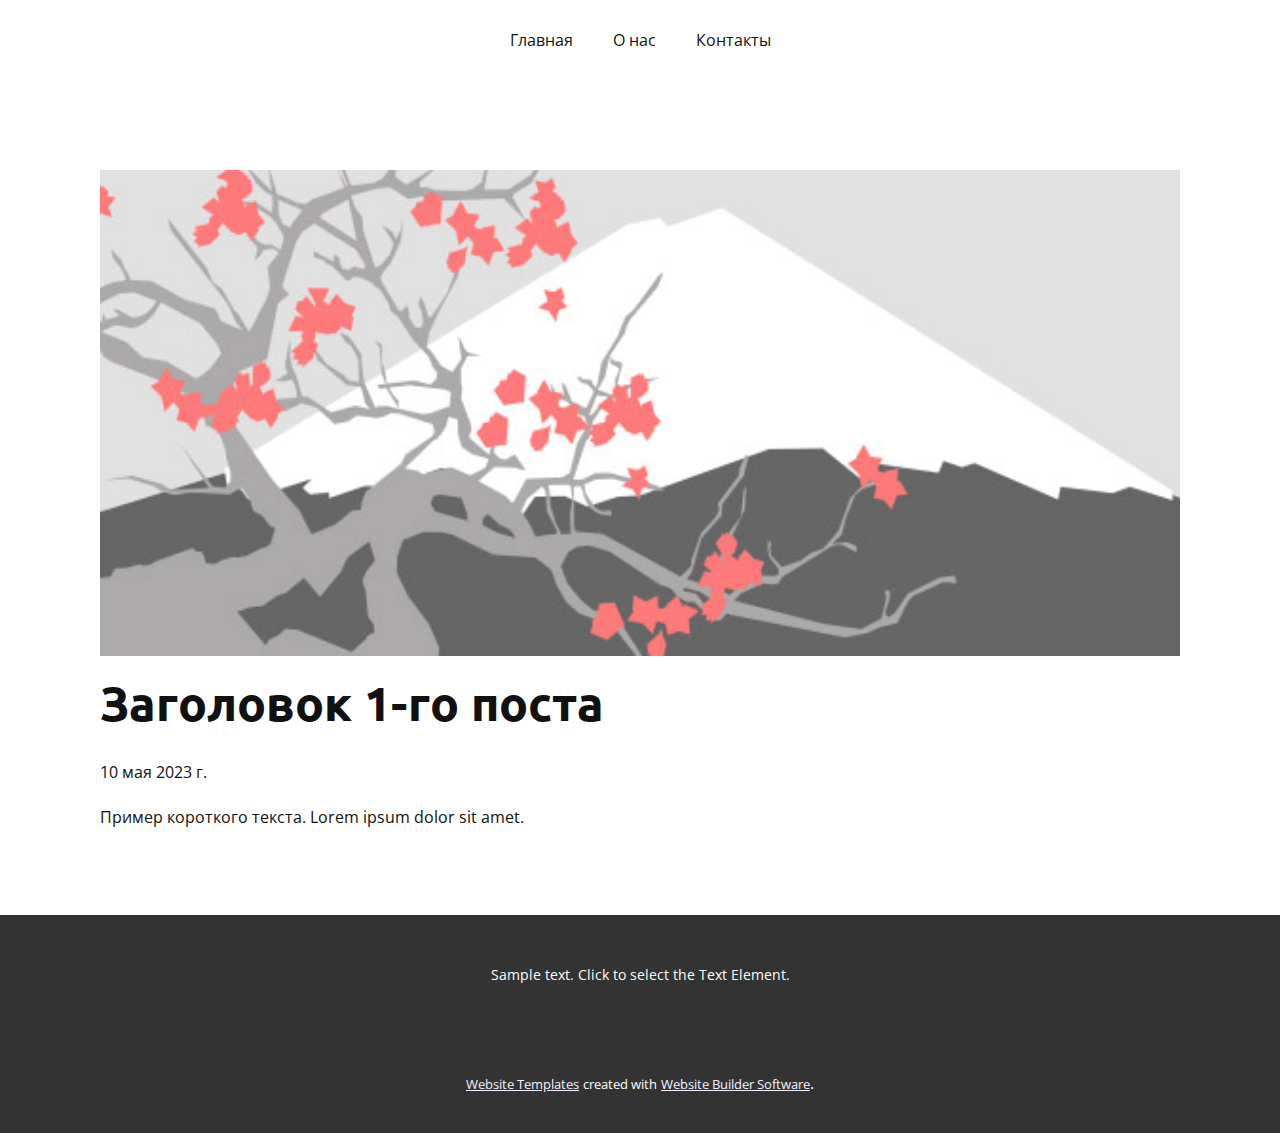
<file: blog/пост.html>
<!doctype html>
<html style="font-size: 16px;"><head>
    <meta name="viewport" content="width=device-width, initial-scale=1.0">
    <meta charset="utf-8">
    <meta name="keywords" content="Заголовок 1-го поста">
    <meta name="description" content="">
    <meta name="page_type" content="np-template-header-footer-from-plugin">
    <title>Заголовок 1-го поста</title>
    <link rel="stylesheet" href="../nicepage.css" media="screen">
<link rel="stylesheet" href="../Post-Template.css" media="screen">
    <script class="u-script" type="text/javascript" src="../jquery.js" defer=""></script>
    <script class="u-script" type="text/javascript" src="../nicepage.js" defer=""></script>
    <meta name="generator" content="Nicepage 4.7.1, nicepage.com">
    <link id="u-theme-google-font" rel="stylesheet" href="https://fonts.googleapis.com/css?family=Roboto:100,100i,300,300i,400,400i,500,500i,700,700i,900,900i|Open+Sans:300,300i,400,400i,500,500i,600,600i,700,700i,800,800i">
    <link id="u-page-google-font" rel="stylesheet" href="https://fonts.googleapis.com/css?family=Ubuntu:300,300i,400,400i,500,500i,700,700i">
    
    
    <script type="application/ld+json">{
		"@context": "http://schema.org",
		"@type": "Organization",
		"name": ""
}</script>
    <meta name="theme-color" content="#8e6df9">
  </head>
  <body class="u-body u-xl-mode"><header class="u-clearfix u-container-align-center u-header u-header" id="sec-2bc7"><div class="u-clearfix u-sheet u-sheet-1">
        <nav class="u-menu u-menu-one-level u-offcanvas u-menu-1">
          <div class="menu-collapse" style="font-size: 1rem; letter-spacing: 0px;">
            <a class="u-button-style u-custom-left-right-menu-spacing u-custom-padding-bottom u-custom-text-hover-color u-custom-top-bottom-menu-spacing u-nav-link u-text-active-palette-1-base u-text-hover-palette-2-base" href="#">
              <svg class="u-svg-link" viewBox="0 0 24 24"><use xmlns:xlink="http://www.w3.org/1999/xlink" xlink:href="#menu-hamburger"></use></svg>
              <svg class="u-svg-content" version="1.1" id="menu-hamburger" viewBox="0 0 16 16" x="0px" y="0px" xmlns:xlink="http://www.w3.org/1999/xlink" xmlns="http://www.w3.org/2000/svg"><g><rect y="1" width="16" height="2"></rect><rect y="7" width="16" height="2"></rect><rect y="13" width="16" height="2"></rect>
</g></svg>
            </a>
          </div>
          <div class="u-nav-container">
            <ul class="u-nav u-unstyled u-nav-1"><li class="u-nav-item"><a class="u-button-style u-nav-link u-text-active-palette-1-base u-text-hover-palette-3-base" href="../Главная.html" style="padding: 10px 20px;">Главная</a>
</li><li class="u-nav-item"><a class="u-button-style u-nav-link u-text-active-palette-1-base u-text-hover-palette-3-base" href="../О-нас.html" style="padding: 10px 20px;">О нас</a>
</li><li class="u-nav-item"><a class="u-button-style u-nav-link u-text-active-palette-1-base u-text-hover-palette-3-base" href="../Контакты.html" style="padding: 10px 20px;">Контакты</a>
</li></ul>
          </div>
          <div class="u-nav-container-collapse">
            <div class="u-black u-container-style u-inner-container-layout u-opacity u-opacity-95 u-sidenav">
              <div class="u-inner-container-layout u-sidenav-overflow">
                <div class="u-menu-close"></div>
                <ul class="u-align-center u-nav u-popupmenu-items u-unstyled u-nav-2"><li class="u-nav-item"><a class="u-button-style u-nav-link" href="../Главная.html">Главная</a>
</li><li class="u-nav-item"><a class="u-button-style u-nav-link" href="../О-нас.html">О нас</a>
</li><li class="u-nav-item"><a class="u-button-style u-nav-link" href="../Контакты.html">Контакты</a>
</li></ul>
              </div>
            </div>
            <div class="u-black u-menu-overlay u-opacity u-opacity-70"></div>
          </div>
        </nav>
      </div></header>
    <section class="u-align-center u-clearfix u-section-1" id="sec-702b">
      <div class="u-clearfix u-sheet u-valign-middle-md u-valign-middle-sm u-valign-middle-xs u-sheet-1"><!--post_details--><!--post_details_options_json--><!--{"source":""}--><!--/post_details_options_json--><!--blog_post-->
        <div class="u-container-style u-expanded-width u-post-details u-post-details-1">
          <div class="u-container-layout u-valign-middle u-container-layout-1"><!--blog_post_image-->
            <img alt="" class="u-blog-control u-expanded-width u-image u-image-default u-image-1" src="[data-uri]"><!--/blog_post_image--><!--blog_post_header-->
            <h2 class="u-blog-control u-text u-text-1">Заголовок 1-го поста</h2><!--/blog_post_header--><!--blog_post_metadata-->
            <div class="u-blog-control u-metadata u-metadata-1"><!--blog_post_metadata_date-->
              <span class="u-meta-date u-meta-icon">10 мая 2023 г.</span><!--/blog_post_metadata_date--><!--blog_post_metadata_category-->
              <!--/blog_post_metadata_category--><!--blog_post_metadata_comments-->
              <!--/blog_post_metadata_comments-->
            </div><!--/blog_post_metadata--><!--blog_post_content-->
            <div class="u-align-justify u-blog-control u-post-content u-text u-text-2 fr-view">
  Пример короткого текста. Lorem ipsum dolor sit amet.
  </div><!--/blog_post_content-->
          </div>
        </div><!--/blog_post--><!--/post_details-->
      </div>
    </section>
    
    
    <footer class="u-align-center u-clearfix u-footer u-grey-80 u-footer" id="sec-f9d0"><div class="u-clearfix u-sheet u-sheet-1">
        <p class="u-small-text u-text u-text-variant u-text-1">Sample text. Click to select the Text Element.</p>
      </div></footer>
    <section class="u-backlink u-clearfix u-grey-80">
      <a class="u-link" href="https://nicepage.com/website-templates" target="_blank">
        <span>Website Templates</span>
      </a>
      <p class="u-text">
        <span>created with</span>
      </p>
      <a class="u-link" href="" target="_blank">
        <span>Website Builder Software</span>
      </a>. 
    </section>
  
</body></html>
</file>
